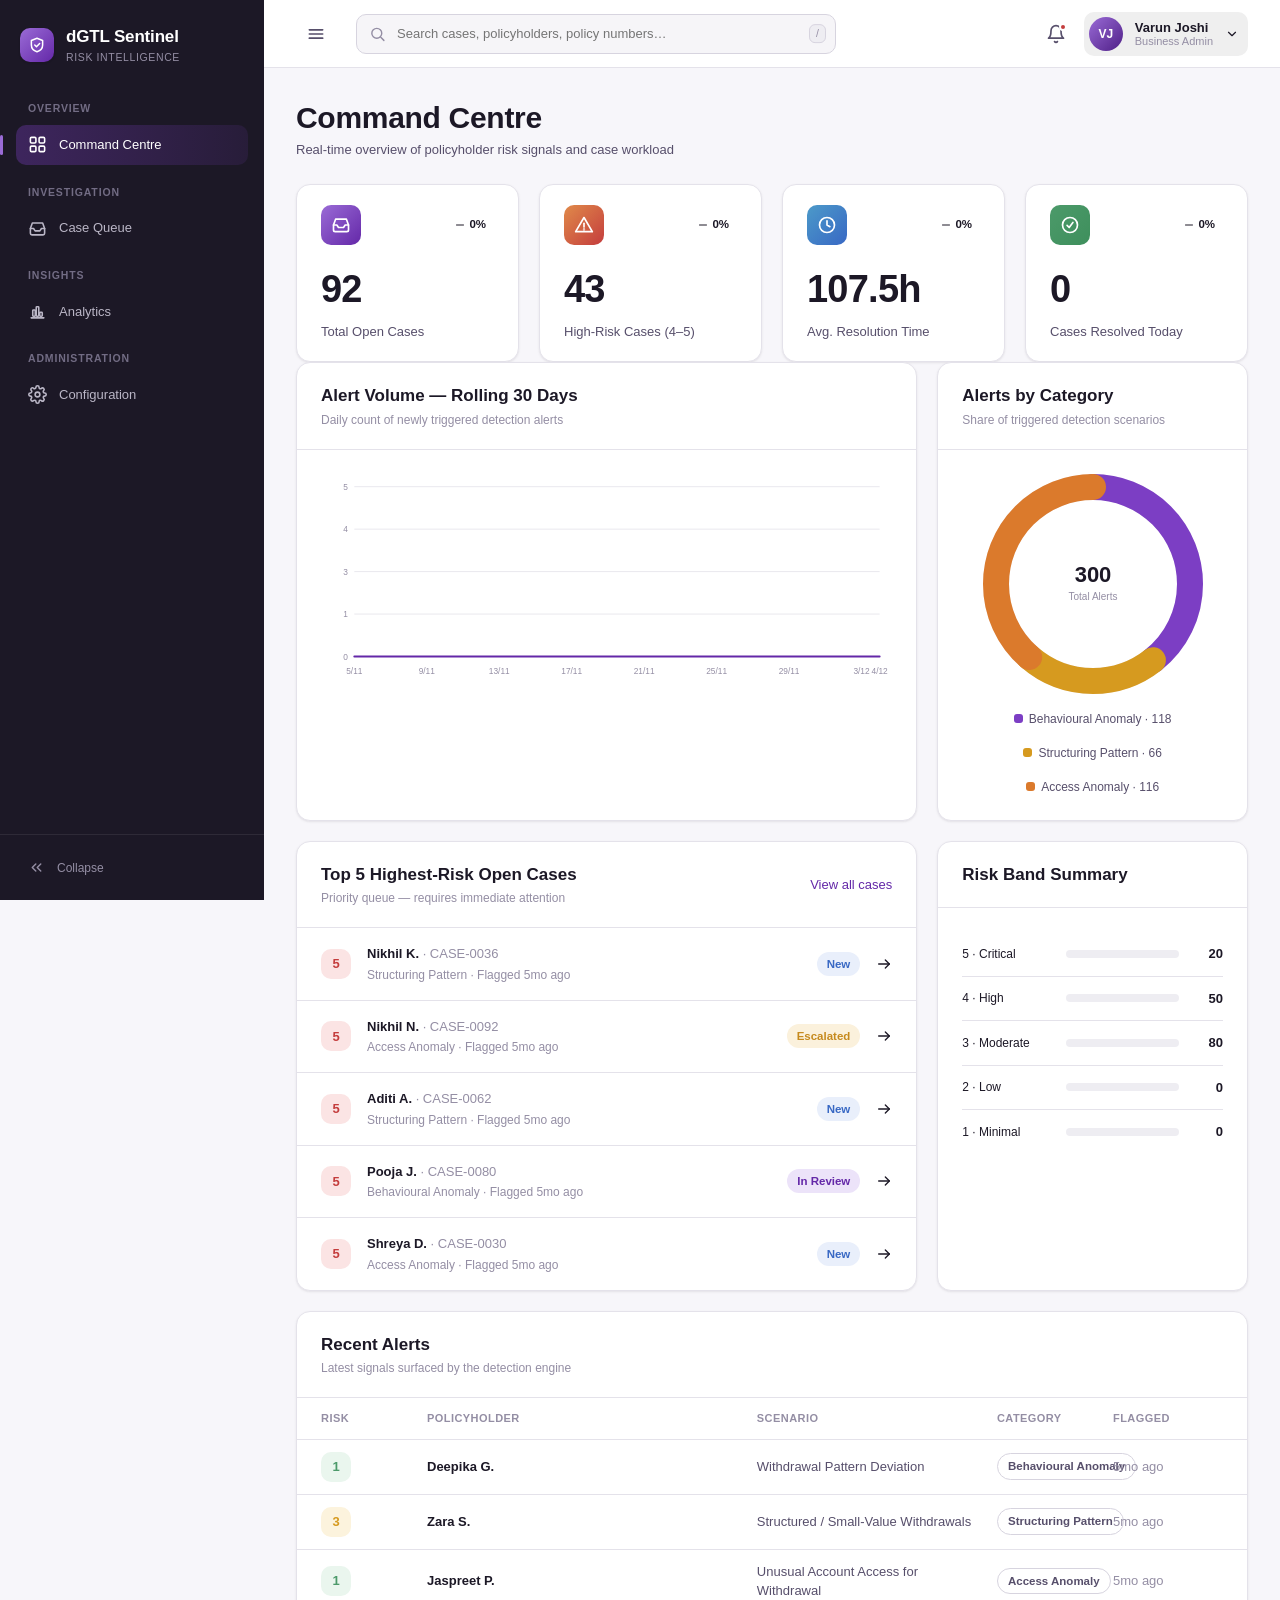
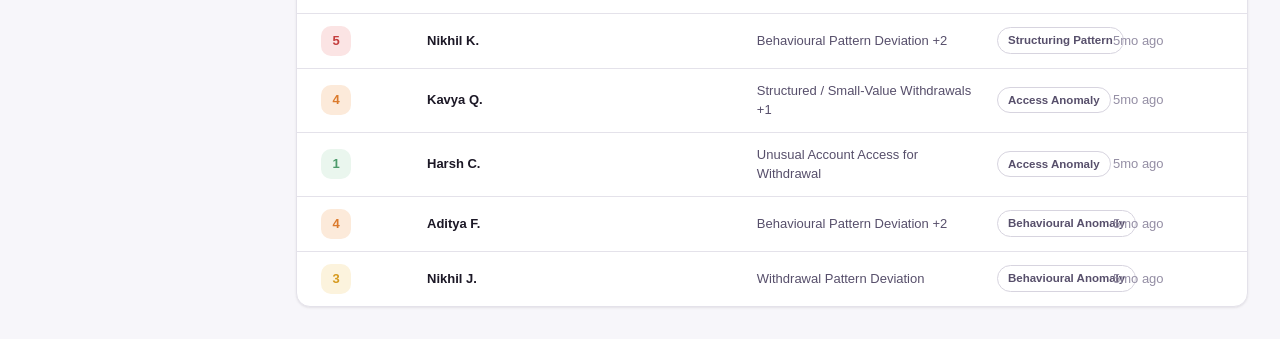
<file: index.html>
<!DOCTYPE html>
<html lang="en">
<head>
<meta charset="UTF-8" />
<meta http-equiv="refresh" content="0; url=dashboard.html" />
<title>dGTL Sentinel</title>
<link rel="icon" href="data:image/svg+xml,<svg xmlns=%22http://www.w3.org/2000/svg%22 viewBox=%220 0 24 24%22><rect width=24 height=24 rx=6 fill=%22%236428A8%22/></svg>" />
<script>window.location.replace("dashboard.html");</script>
</head>
<body></body>
</html>
</file>
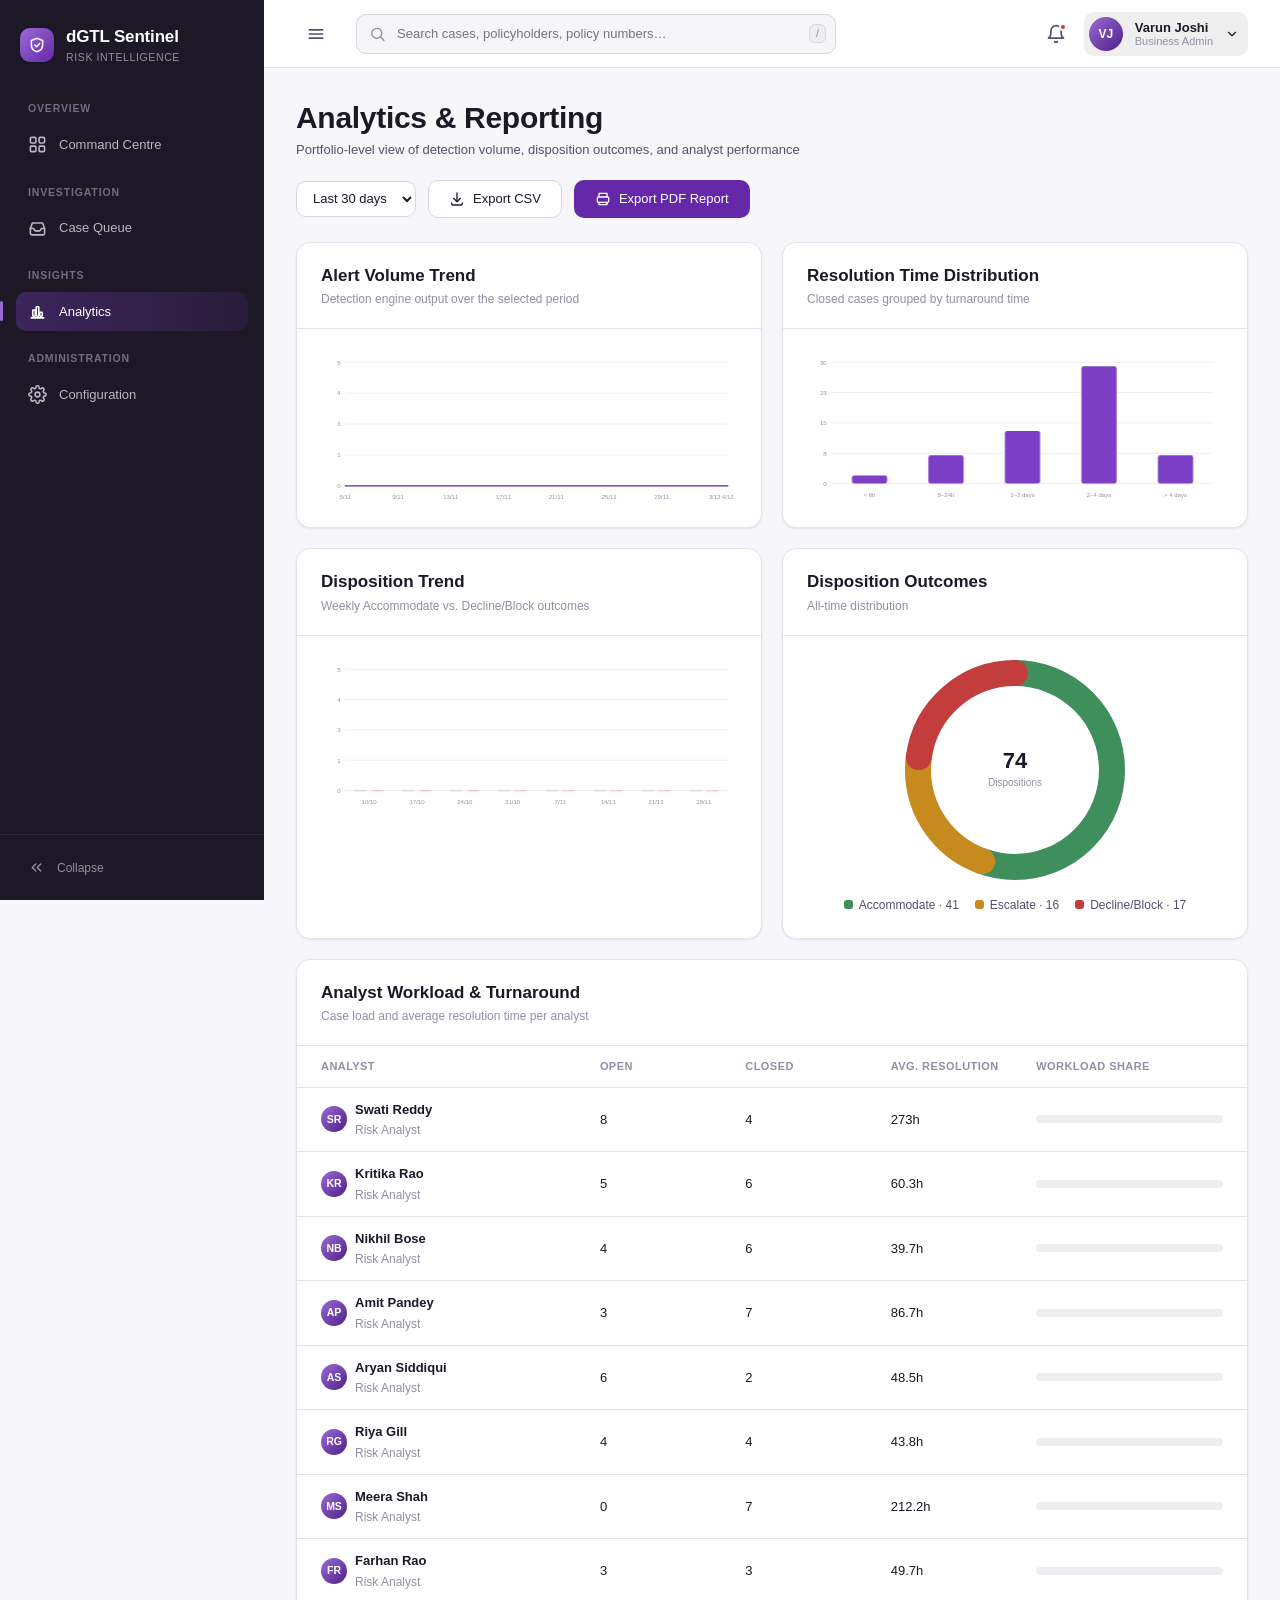
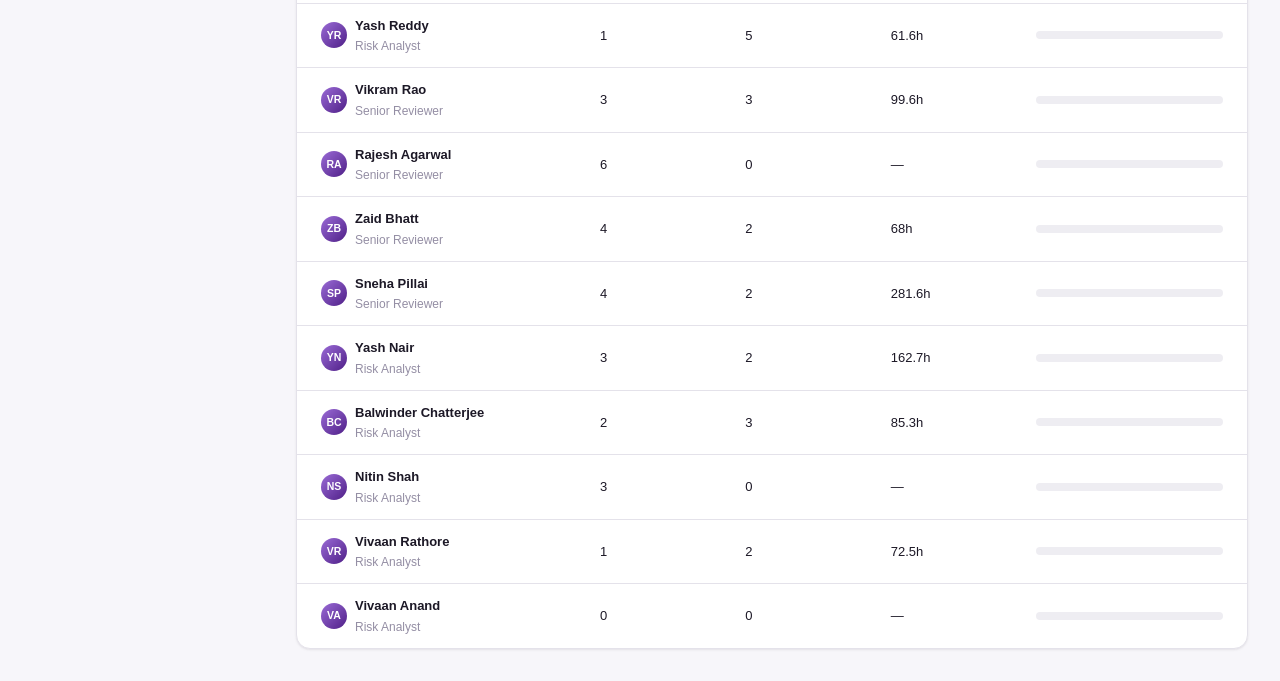
<file: analytics.html>
<!DOCTYPE html>
<html lang="en">
<head>
<meta charset="UTF-8" />
<meta name="viewport" content="width=device-width, initial-scale=1.0" />
<title>Analytics · dGTL Sentinel</title>
<link rel="icon" href="data:image/svg+xml,<svg xmlns=%22http://www.w3.org/2000/svg%22 viewBox=%220 0 24 24%22><rect width=24 height=24 rx=6 fill=%22%236428A8%22/></svg>" />
<link rel="stylesheet" href="css/tokens.css" />
<link rel="stylesheet" href="css/base.css" />
<link rel="stylesheet" href="css/layout.css" />
<link rel="stylesheet" href="css/components.css" />
<link rel="stylesheet" href="css/charts.css" />
<link rel="stylesheet" href="css/animations.css" />
<link rel="stylesheet" href="css/pages/analytics.css" />
</head>
<body data-page="analytics">
<a href="#page-root" class="skip-link">Skip to content</a>
<div id="app"></div>

<script src="js/utils/dom.js"></script>
<script src="js/utils/formatters.js"></script>
<script src="js/utils/riskScoring.js"></script>
<script src="js/utils/id.js"></script>
<script src="js/data/nameData.js"></script>
<script src="js/data/seed.js"></script>
<script src="js/state/store.js"></script>
<script src="js/services/dataService.js"></script>
<script src="js/services/notificationService.js"></script>
<script src="js/services/aiInsightService.js"></script>
<script src="js/services/exportService.js"></script>
<script src="js/components/icons.js"></script>
<script src="js/components/badge.js"></script>
<script src="js/components/table.js"></script>
<script src="js/components/skeleton.js"></script>
<script src="js/components/toast.js"></script>
<script src="js/components/modal.js"></script>
<script src="js/components/charts/lineChart.js"></script>
<script src="js/components/charts/barChart.js"></script>
<script src="js/components/charts/donutChart.js"></script>
<script src="js/components/shell.js"></script>
<script src="js/pages/analytics.js"></script>
<script>
  window.SentinelShell.mountApp("analytics", window.SentinelPages.analytics.render);
</script>
</body>
</html>
</file>
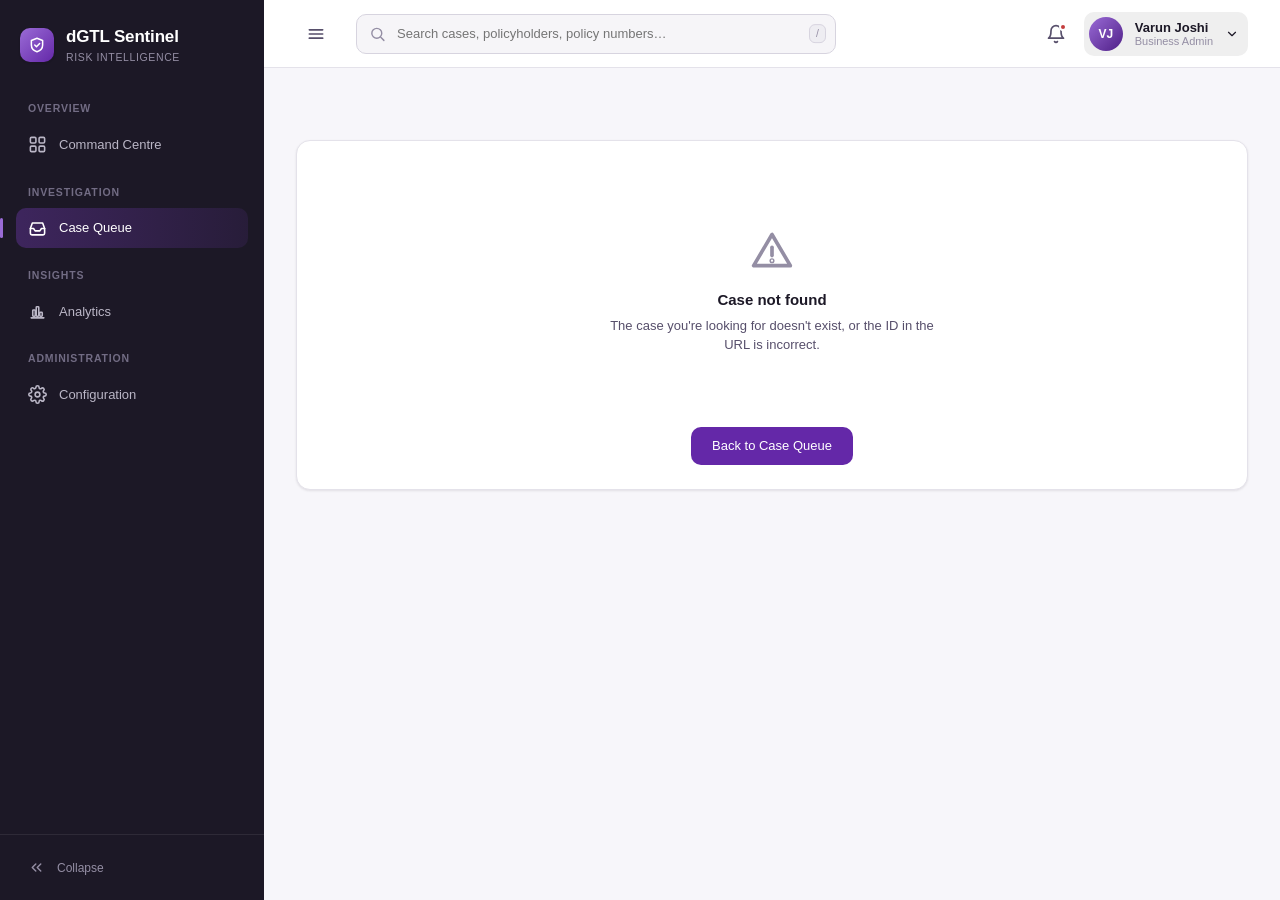
<file: case-detail.html>
<!DOCTYPE html>
<html lang="en">
<head>
<meta charset="UTF-8" />
<meta name="viewport" content="width=device-width, initial-scale=1.0" />
<title>Case Detail · dGTL Sentinel</title>
<link rel="icon" href="data:image/svg+xml,<svg xmlns=%22http://www.w3.org/2000/svg%22 viewBox=%220 0 24 24%22><rect width=24 height=24 rx=6 fill=%22%236428A8%22/></svg>" />
<link rel="stylesheet" href="css/tokens.css" />
<link rel="stylesheet" href="css/base.css" />
<link rel="stylesheet" href="css/layout.css" />
<link rel="stylesheet" href="css/components.css" />
<link rel="stylesheet" href="css/charts.css" />
<link rel="stylesheet" href="css/animations.css" />
<link rel="stylesheet" href="css/pages/case-detail.css" />
</head>
<body data-page="case-detail">
<a href="#page-root" class="skip-link">Skip to content</a>
<div id="app"></div>

<script src="js/utils/dom.js"></script>
<script src="js/utils/formatters.js"></script>
<script src="js/utils/riskScoring.js"></script>
<script src="js/utils/id.js"></script>
<script src="js/data/nameData.js"></script>
<script src="js/data/seed.js"></script>
<script src="js/state/store.js"></script>
<script src="js/services/dataService.js"></script>
<script src="js/services/notificationService.js"></script>
<script src="js/services/aiInsightService.js"></script>
<script src="js/services/exportService.js"></script>
<script src="js/components/icons.js"></script>
<script src="js/components/badge.js"></script>
<script src="js/components/table.js"></script>
<script src="js/components/skeleton.js"></script>
<script src="js/components/toast.js"></script>
<script src="js/components/modal.js"></script>
<script src="js/components/charts/lineChart.js"></script>
<script src="js/components/charts/barChart.js"></script>
<script src="js/components/charts/donutChart.js"></script>
<script src="js/components/shell.js"></script>
<script src="js/pages/caseDetail.js"></script>
<script>
  window.SentinelShell.mountApp("case-queue", window.SentinelPages.caseDetail.render);
</script>
</body>
</html>
</file>
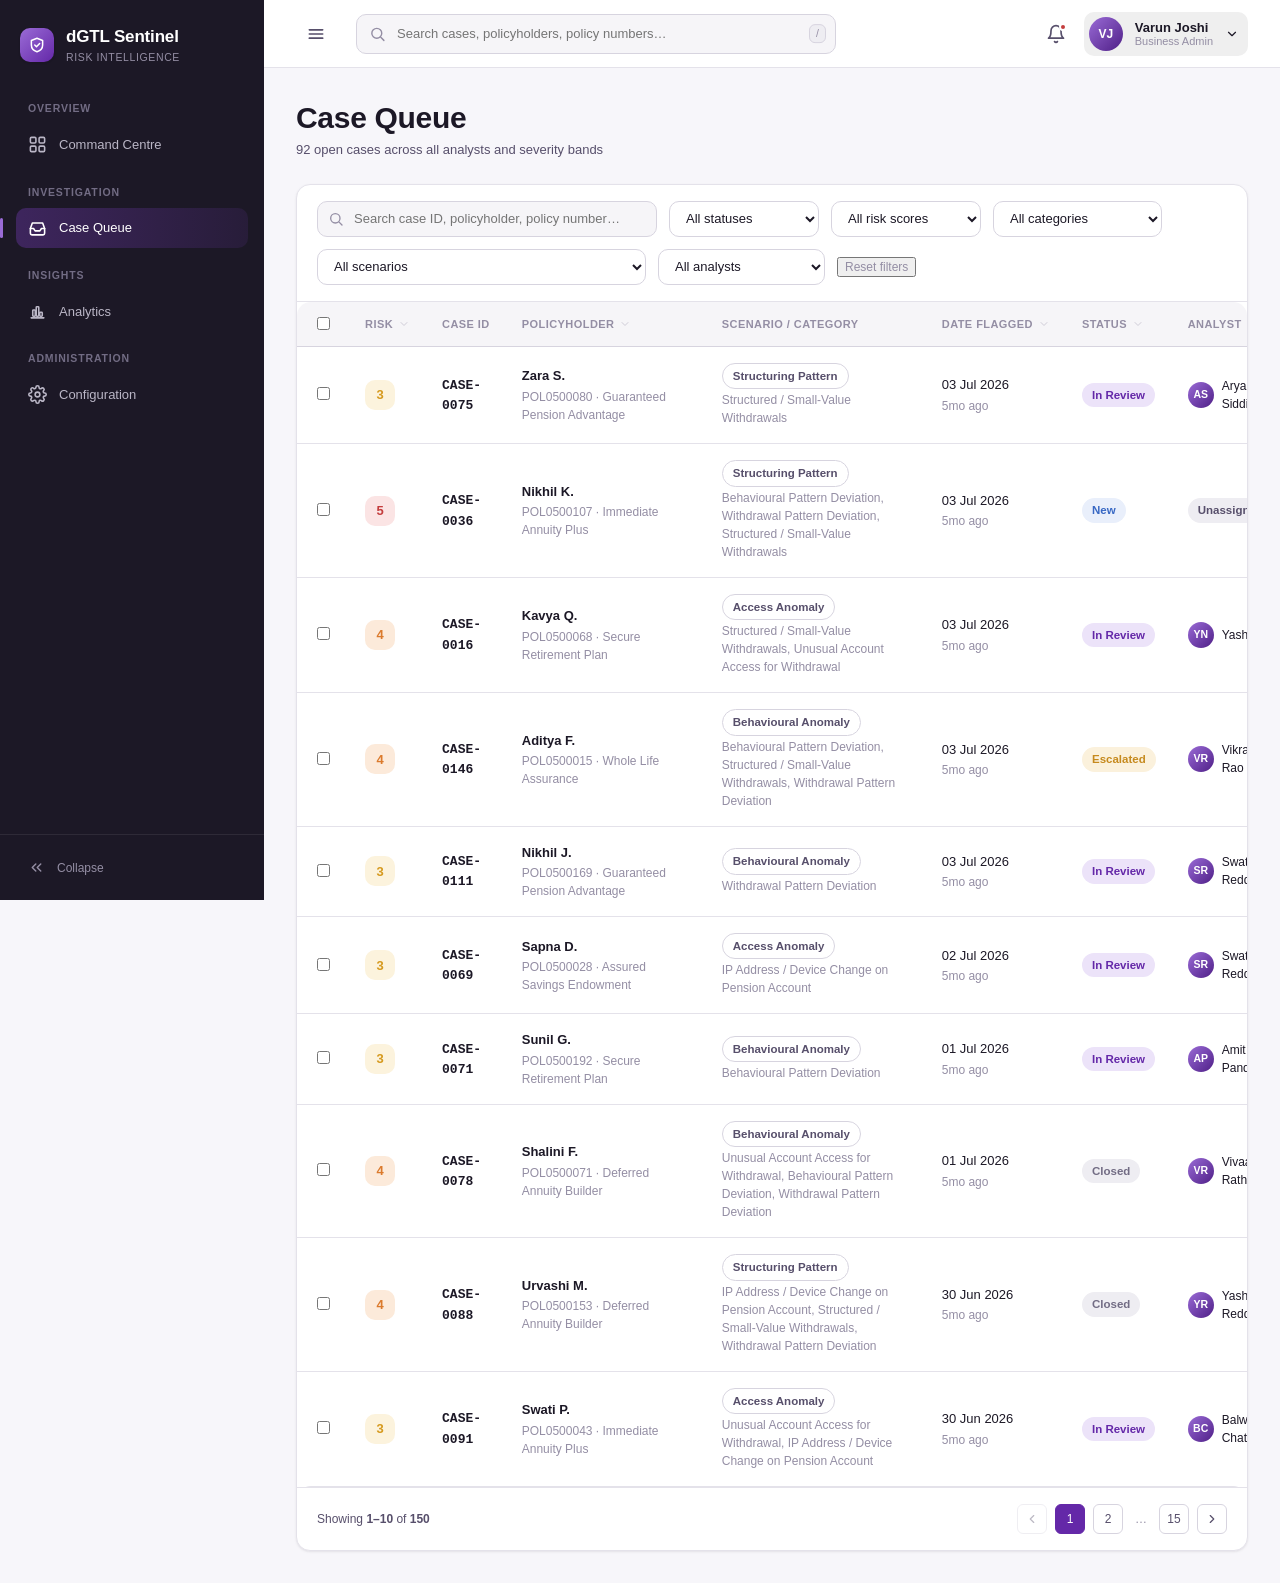
<file: case-queue.html>
<!DOCTYPE html>
<html lang="en">
<head>
<meta charset="UTF-8" />
<meta name="viewport" content="width=device-width, initial-scale=1.0" />
<title>Case Queue · dGTL Sentinel</title>
<link rel="icon" href="data:image/svg+xml,<svg xmlns=%22http://www.w3.org/2000/svg%22 viewBox=%220 0 24 24%22><rect width=24 height=24 rx=6 fill=%22%236428A8%22/></svg>" />
<link rel="stylesheet" href="css/tokens.css" />
<link rel="stylesheet" href="css/base.css" />
<link rel="stylesheet" href="css/layout.css" />
<link rel="stylesheet" href="css/components.css" />
<link rel="stylesheet" href="css/charts.css" />
<link rel="stylesheet" href="css/animations.css" />
<link rel="stylesheet" href="css/pages/case-queue.css" />
</head>
<body data-page="case-queue">
<a href="#page-root" class="skip-link">Skip to content</a>
<div id="app"></div>

<script src="js/utils/dom.js"></script>
<script src="js/utils/formatters.js"></script>
<script src="js/utils/riskScoring.js"></script>
<script src="js/utils/id.js"></script>
<script src="js/data/nameData.js"></script>
<script src="js/data/seed.js"></script>
<script src="js/state/store.js"></script>
<script src="js/services/dataService.js"></script>
<script src="js/services/notificationService.js"></script>
<script src="js/services/aiInsightService.js"></script>
<script src="js/services/exportService.js"></script>
<script src="js/components/icons.js"></script>
<script src="js/components/badge.js"></script>
<script src="js/components/table.js"></script>
<script src="js/components/skeleton.js"></script>
<script src="js/components/toast.js"></script>
<script src="js/components/modal.js"></script>
<script src="js/components/charts/lineChart.js"></script>
<script src="js/components/charts/barChart.js"></script>
<script src="js/components/charts/donutChart.js"></script>
<script src="js/components/shell.js"></script>
<script src="js/pages/caseQueue.js"></script>
<script>
  window.SentinelShell.mountApp("case-queue", window.SentinelPages.caseQueue.render);
</script>
</body>
</html>
</file>
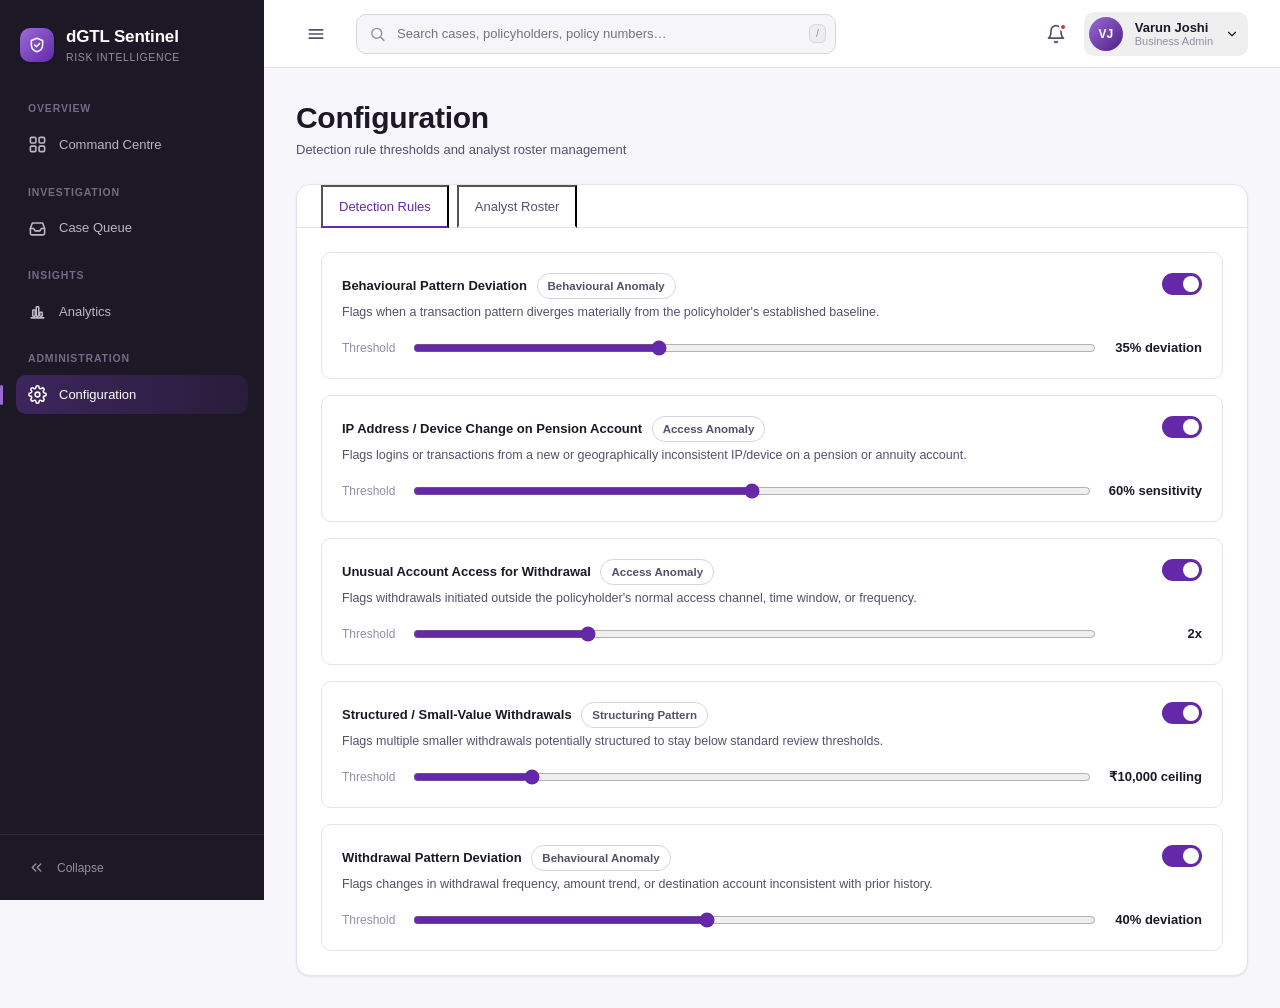
<file: configuration.html>
<!DOCTYPE html>
<html lang="en">
<head>
<meta charset="UTF-8" />
<meta name="viewport" content="width=device-width, initial-scale=1.0" />
<title>Configuration · dGTL Sentinel</title>
<link rel="icon" href="data:image/svg+xml,<svg xmlns=%22http://www.w3.org/2000/svg%22 viewBox=%220 0 24 24%22><rect width=24 height=24 rx=6 fill=%22%236428A8%22/></svg>" />
<link rel="stylesheet" href="css/tokens.css" />
<link rel="stylesheet" href="css/base.css" />
<link rel="stylesheet" href="css/layout.css" />
<link rel="stylesheet" href="css/components.css" />
<link rel="stylesheet" href="css/charts.css" />
<link rel="stylesheet" href="css/animations.css" />
<link rel="stylesheet" href="css/pages/configuration.css" />
</head>
<body data-page="configuration">
<a href="#page-root" class="skip-link">Skip to content</a>
<div id="app"></div>

<script src="js/utils/dom.js"></script>
<script src="js/utils/formatters.js"></script>
<script src="js/utils/riskScoring.js"></script>
<script src="js/utils/id.js"></script>
<script src="js/data/nameData.js"></script>
<script src="js/data/seed.js"></script>
<script src="js/state/store.js"></script>
<script src="js/services/dataService.js"></script>
<script src="js/services/notificationService.js"></script>
<script src="js/services/aiInsightService.js"></script>
<script src="js/services/exportService.js"></script>
<script src="js/components/icons.js"></script>
<script src="js/components/badge.js"></script>
<script src="js/components/table.js"></script>
<script src="js/components/skeleton.js"></script>
<script src="js/components/toast.js"></script>
<script src="js/components/modal.js"></script>
<script src="js/components/charts/lineChart.js"></script>
<script src="js/components/charts/barChart.js"></script>
<script src="js/components/charts/donutChart.js"></script>
<script src="js/components/shell.js"></script>
<script src="js/pages/configuration.js"></script>
<script>
  window.SentinelShell.mountApp("configuration", window.SentinelPages.configuration.render);
</script>
</body>
</html>
</file>
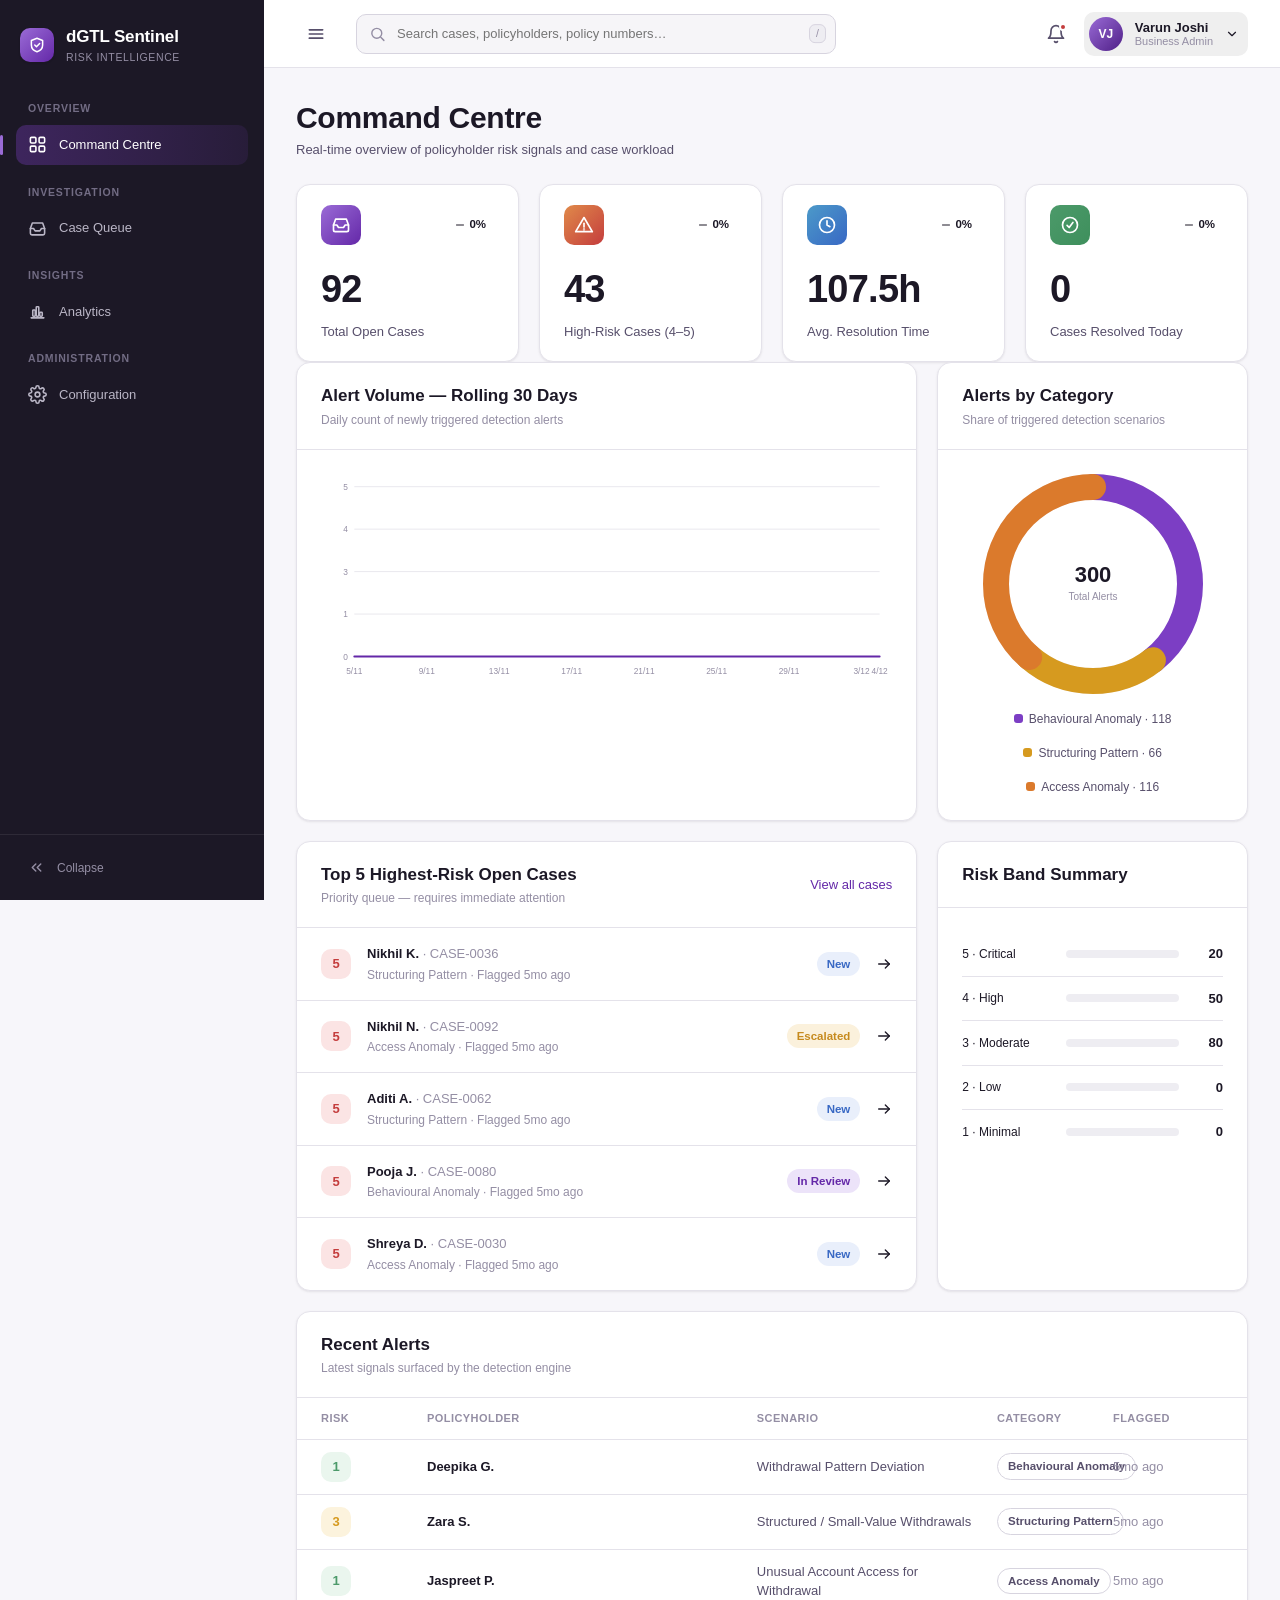
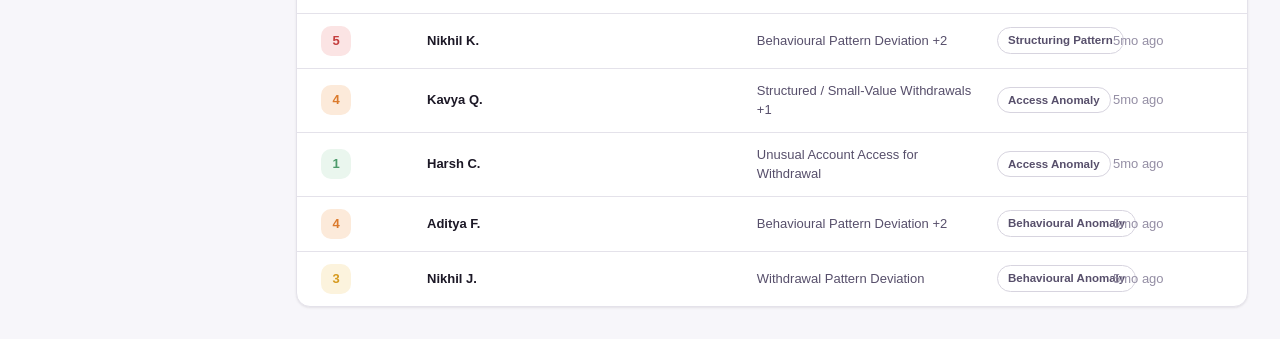
<file: dashboard.html>
<!DOCTYPE html>
<html lang="en">
<head>
<meta charset="UTF-8" />
<meta name="viewport" content="width=device-width, initial-scale=1.0" />
<title>Command Centre · dGTL Sentinel</title>
<link rel="icon" href="data:image/svg+xml,<svg xmlns=%22http://www.w3.org/2000/svg%22 viewBox=%220 0 24 24%22><rect width=24 height=24 rx=6 fill=%22%236428A8%22/></svg>" />
<link rel="stylesheet" href="css/tokens.css" />
<link rel="stylesheet" href="css/base.css" />
<link rel="stylesheet" href="css/layout.css" />
<link rel="stylesheet" href="css/components.css" />
<link rel="stylesheet" href="css/charts.css" />
<link rel="stylesheet" href="css/animations.css" />
<link rel="stylesheet" href="css/pages/dashboard.css" />
</head>
<body data-page="dashboard">
<a href="#page-root" class="skip-link">Skip to content</a>
<div id="app"></div>

<script src="js/utils/dom.js"></script>
<script src="js/utils/formatters.js"></script>
<script src="js/utils/riskScoring.js"></script>
<script src="js/utils/id.js"></script>
<script src="js/data/nameData.js"></script>
<script src="js/data/seed.js"></script>
<script src="js/state/store.js"></script>
<script src="js/services/dataService.js"></script>
<script src="js/services/notificationService.js"></script>
<script src="js/services/aiInsightService.js"></script>
<script src="js/services/exportService.js"></script>
<script src="js/components/icons.js"></script>
<script src="js/components/badge.js"></script>
<script src="js/components/table.js"></script>
<script src="js/components/skeleton.js"></script>
<script src="js/components/toast.js"></script>
<script src="js/components/modal.js"></script>
<script src="js/components/charts/lineChart.js"></script>
<script src="js/components/charts/barChart.js"></script>
<script src="js/components/charts/donutChart.js"></script>
<script src="js/components/shell.js"></script>
<script src="js/pages/dashboard.js"></script>
<script>
  window.SentinelShell.mountApp("dashboard", window.SentinelPages.dashboard.render);
</script>
</body>
</html>
</file>
<file: css/tokens.css>
/* ==========================================================================
   dGTL Sentinel — Design Tokens
   GT purple brand system + neutral slate scale + strict risk severity scale
   ========================================================================== */

:root {
  /* Brand — GT Purple */
  --purple-50:  #F6F2FC;
  --purple-100: #ECE3F9;
  --purple-200: #D6C2F0;
  --purple-300: #B896E3;
  --purple-400: #9A6BD6;
  --purple-500: #7C3EC4;
  --purple-600: #6428A8;
  --purple-700: #4F1F87;
  --purple-800: #3B1866;
  --purple-900: #281045;

  --brand: var(--purple-600);
  --brand-hover: var(--purple-700);
  --brand-soft: var(--purple-50);
  --brand-soft-strong: var(--purple-100);

  /* Neutrals — Slate / Charcoal */
  --slate-0:   #FFFFFF;
  --slate-25:  #FBFAFC;
  --slate-50:  #F6F5F8;
  --slate-100: #EEEDF2;
  --slate-150: #E4E2EA;
  --slate-200: #D7D4DF;
  --slate-300: #BAB6C6;
  --slate-400: #948EA4;
  --slate-500: #726C84;
  --slate-600: #574F6B;
  --slate-700: #423C54;
  --slate-800: #2E293C;
  --slate-900: #1C1826;

  /* Surface */
  --surface-page: #F7F6FA;
  --surface-card: var(--slate-0);
  --surface-sunken: var(--slate-50);
  --surface-overlay: rgba(28, 24, 38, 0.55);
  --border-subtle: var(--slate-150);
  --border-default: var(--slate-200);

  /* Text */
  --text-primary: var(--slate-900);
  --text-secondary: var(--slate-600);
  --text-tertiary: var(--slate-400);
  --text-inverse: #FFFFFF;
  --text-brand: var(--purple-600);

  /* Risk Severity Scale — strictly reserved for risk indicators (1–5) */
  --risk-1: #4C9A6A;   /* Minimal  */
  --risk-1-bg: #EAF6EE;
  --risk-2: #7FA83B;   /* Low      */
  --risk-2-bg: #F1F7E4;
  --risk-3: #D69A1F;   /* Moderate */
  --risk-3-bg: #FCF3DD;
  --risk-4: #DB7A2C;   /* High     */
  --risk-4-bg: #FCEADA;
  --risk-5: #C43D3D;   /* Critical */
  --risk-5-bg: #FBE4E4;

  /* Semantic */
  --success: #3E8F5C;
  --success-bg: #E9F6EE;
  --warning: #C68A1E;
  --warning-bg: #FBF1DC;
  --danger: #C43D3D;
  --danger-bg: #FBE4E4;
  --info: #3868C4;
  --info-bg: #E9EFFB;

  /* Typography */
  --font-sans: "Inter", -apple-system, BlinkMacSystemFont, "Segoe UI", Roboto, Helvetica, Arial, sans-serif;
  --font-mono: "SFMono-Regular", Consolas, "Liberation Mono", Menlo, monospace;

  --text-xs:   0.75rem;
  --text-sm:   0.8125rem;
  --text-base: 0.9375rem;
  --text-md:   1.0625rem;
  --text-lg:   1.25rem;
  --text-xl:   1.5rem;
  --text-2xl:  1.875rem;
  --text-3xl:  2.375rem;

  --weight-regular: 400;
  --weight-medium: 500;
  --weight-semibold: 600;
  --weight-bold: 700;

  --leading-tight: 1.2;
  --leading-normal: 1.5;
  --leading-relaxed: 1.7;

  /* Spacing */
  --space-1: 4px;
  --space-2: 8px;
  --space-3: 12px;
  --space-4: 16px;
  --space-5: 20px;
  --space-6: 24px;
  --space-7: 32px;
  --space-8: 40px;
  --space-9: 48px;
  --space-10: 64px;

  /* Radius */
  --radius-sm: 6px;
  --radius-md: 10px;
  --radius-lg: 14px;
  --radius-xl: 20px;
  --radius-full: 999px;

  /* Shadow — soft elevation only */
  --shadow-xs: 0 1px 2px rgba(28, 24, 38, 0.04);
  --shadow-sm: 0 1px 3px rgba(28, 24, 38, 0.06), 0 1px 2px rgba(28, 24, 38, 0.04);
  --shadow-md: 0 4px 12px rgba(28, 24, 38, 0.08), 0 1px 3px rgba(28, 24, 38, 0.05);
  --shadow-lg: 0 12px 32px rgba(28, 24, 38, 0.12), 0 2px 8px rgba(28, 24, 38, 0.06);
  --shadow-focus: 0 0 0 3px rgba(124, 62, 196, 0.25);

  /* Layout */
  --sidebar-width: 264px;
  --sidebar-width-collapsed: 76px;
  --topbar-height: 68px;
  --content-max-width: 1440px;

  /* Motion */
  --ease-standard: cubic-bezier(0.4, 0, 0.2, 1);
  --ease-out: cubic-bezier(0.16, 1, 0.3, 1);
  --duration-fast: 120ms;
  --duration-base: 200ms;
  --duration-slow: 340ms;
}
</file>
<file: css/base.css>
/* ==========================================================================
   dGTL Sentinel — Base / Reset
   ========================================================================== */

*, *::before, *::after { box-sizing: border-box; }

html, body {
  height: 100%;
}

body {
  margin: 0;
  font-family: var(--font-sans);
  font-size: var(--text-base);
  line-height: var(--leading-normal);
  color: var(--text-primary);
  background: var(--surface-page);
  -webkit-font-smoothing: antialiased;
  -moz-osx-font-smoothing: grayscale;
  text-rendering: optimizeLegibility;
}

h1, h2, h3, h4, h5, h6 {
  margin: 0;
  font-weight: var(--weight-semibold);
  line-height: var(--leading-tight);
  color: var(--text-primary);
  letter-spacing: -0.01em;
}

p { margin: 0; }

ul, ol { margin: 0; padding: 0; list-style: none; }

a {
  color: inherit;
  text-decoration: none;
}

button {
  font-family: inherit;
  cursor: pointer;
  color: inherit;
}

input, select, textarea, button {
  font-family: inherit;
  font-size: inherit;
}

img, svg { display: block; max-width: 100%; }

table { border-collapse: collapse; width: 100%; }

::selection {
  background: var(--purple-200);
  color: var(--purple-900);
}

::-webkit-scrollbar { width: 10px; height: 10px; }
::-webkit-scrollbar-track { background: transparent; }
::-webkit-scrollbar-thumb {
  background: var(--slate-300);
  border-radius: var(--radius-full);
  border: 2px solid var(--surface-page);
}
::-webkit-scrollbar-thumb:hover { background: var(--slate-400); }

:focus-visible {
  outline: 2px solid var(--purple-500);
  outline-offset: 2px;
  border-radius: var(--radius-sm);
}

/* Screen-reader only */
.sr-only {
  position: absolute;
  width: 1px; height: 1px;
  padding: 0; margin: -1px;
  overflow: hidden;
  clip: rect(0, 0, 0, 0);
  white-space: nowrap;
  border: 0;
}

/* Skip link */
.skip-link {
  position: absolute;
  left: -9999px;
  top: 0;
  z-index: 1000;
  background: var(--purple-700);
  color: #fff;
  padding: var(--space-3) var(--space-5);
  border-radius: var(--radius-sm);
}
.skip-link:focus {
  left: var(--space-4);
  top: var(--space-4);
}

/* Utility */
.text-secondary { color: var(--text-secondary); }
.text-tertiary { color: var(--text-tertiary); }
.mono { font-family: var(--font-mono); }
.truncate { overflow: hidden; text-overflow: ellipsis; white-space: nowrap; }
</file>
<file: css/layout.css>
/* ==========================================================================
   dGTL Sentinel — App Shell Layout
   ========================================================================== */

.app-shell {
  display: grid;
  grid-template-columns: var(--sidebar-width) 1fr;
  min-height: 100vh;
  transition: grid-template-columns var(--duration-base) var(--ease-standard);
}

.app-shell.is-collapsed {
  grid-template-columns: var(--sidebar-width-collapsed) 1fr;
}

/* ---------- Sidebar ---------- */
.sidebar {
  position: sticky;
  top: 0;
  height: 100vh;
  background: var(--slate-900);
  color: var(--slate-200);
  display: flex;
  flex-direction: column;
  overflow: hidden;
  z-index: 40;
}

.sidebar__brand {
  display: flex;
  align-items: center;
  gap: var(--space-3);
  padding: var(--space-6) var(--space-5);
  min-height: var(--topbar-height);
  white-space: nowrap;
}

.sidebar__brand-mark {
  width: 34px;
  height: 34px;
  flex-shrink: 0;
  border-radius: var(--radius-md);
  background: linear-gradient(135deg, var(--purple-400), var(--purple-600));
  color: #fff;
  display: flex;
  align-items: center;
  justify-content: center;
  box-shadow: var(--shadow-sm);
}

.sidebar__brand-text {
  display: flex;
  flex-direction: column;
  overflow: hidden;
}

.sidebar__brand-name {
  font-weight: var(--weight-bold);
  font-size: var(--text-md);
  color: #fff;
  letter-spacing: -0.01em;
  white-space: nowrap;
}

.sidebar__brand-tag {
  font-size: 10.5px;
  color: var(--slate-400);
  text-transform: uppercase;
  letter-spacing: 0.06em;
  white-space: nowrap;
}

.app-shell.is-collapsed .sidebar__brand-text,
.app-shell.is-collapsed .nav-item__label,
.app-shell.is-collapsed .nav-section__label,
.app-shell.is-collapsed .sidebar__footer-text {
  display: none;
}

.sidebar__nav {
  flex: 1;
  overflow-y: auto;
  padding: var(--space-3) var(--space-4);
}

.nav-section { margin-bottom: var(--space-5); }

.nav-section__label {
  font-size: 10.5px;
  font-weight: var(--weight-semibold);
  color: var(--slate-500);
  text-transform: uppercase;
  letter-spacing: 0.08em;
  padding: 0 var(--space-3);
  margin-bottom: var(--space-2);
}

.nav-item {
  display: flex;
  align-items: center;
  gap: var(--space-3);
  padding: 10px var(--space-3);
  border-radius: var(--radius-md);
  color: var(--slate-300);
  font-size: var(--text-sm);
  font-weight: var(--weight-medium);
  margin-bottom: 2px;
  transition: background var(--duration-fast) var(--ease-standard), color var(--duration-fast);
  position: relative;
  white-space: nowrap;
}

.nav-item svg { flex-shrink: 0; width: 19px; height: 19px; }

.nav-item:hover {
  background: rgba(255, 255, 255, 0.06);
  color: #fff;
}

.nav-item.is-active {
  background: linear-gradient(90deg, rgba(124, 62, 196, 0.35), rgba(124, 62, 196, 0.12));
  color: #fff;
}

.nav-item.is-active::before {
  content: "";
  position: absolute;
  left: -16px;
  top: 50%;
  transform: translateY(-50%);
  width: 3px;
  height: 20px;
  background: var(--purple-400);
  border-radius: var(--radius-full);
}

.nav-item__badge {
  margin-left: auto;
  background: var(--purple-500);
  color: #fff;
  font-size: 10.5px;
  font-weight: var(--weight-semibold);
  padding: 1px 7px;
  border-radius: var(--radius-full);
}

.sidebar__footer {
  padding: var(--space-4);
  border-top: 1px solid rgba(255, 255, 255, 0.08);
}

.sidebar__collapse-btn {
  display: flex;
  align-items: center;
  gap: var(--space-3);
  width: 100%;
  padding: var(--space-2) var(--space-3);
  border-radius: var(--radius-md);
  background: transparent;
  border: none;
  color: var(--slate-400);
  font-size: var(--text-xs);
  font-weight: var(--weight-medium);
}

.sidebar__collapse-btn:hover { background: rgba(255, 255, 255, 0.06); color: #fff; }
.sidebar__collapse-btn svg { transition: transform var(--duration-base) var(--ease-standard); }
.app-shell.is-collapsed .sidebar__collapse-btn svg { transform: rotate(180deg); }

/* ---------- Topbar ---------- */
.topbar {
  position: sticky;
  top: 0;
  z-index: 30;
  height: var(--topbar-height);
  background: rgba(255, 255, 255, 0.92);
  backdrop-filter: blur(10px);
  border-bottom: 1px solid var(--border-subtle);
  display: flex;
  align-items: center;
  gap: var(--space-5);
  padding: 0 var(--space-7);
}

.topbar__mobile-toggle {
  display: none;
}

.topbar__search {
  flex: 1;
  max-width: 480px;
  position: relative;
}

.topbar__search input {
  width: 100%;
  height: 40px;
  border-radius: var(--radius-md);
  border: 1px solid var(--border-default);
  background: var(--surface-sunken);
  padding: 0 var(--space-4) 0 40px;
  font-size: var(--text-sm);
  color: var(--text-primary);
  transition: border-color var(--duration-fast), box-shadow var(--duration-fast);
}

.topbar__search input:focus {
  outline: none;
  border-color: var(--purple-400);
  box-shadow: var(--shadow-focus);
  background: var(--surface-card);
}

.topbar__search svg {
  position: absolute;
  left: 13px;
  top: 50%;
  transform: translateY(-50%);
  color: var(--text-tertiary);
  width: 17px; height: 17px;
}

.topbar__search-kbd {
  position: absolute;
  right: 10px;
  top: 50%;
  transform: translateY(-50%);
  font-size: 10.5px;
  color: var(--text-tertiary);
  background: var(--slate-100);
  border: 1px solid var(--border-default);
  padding: 1px 6px;
  border-radius: var(--radius-sm);
}

.topbar__actions {
  display: flex;
  align-items: center;
  gap: var(--space-2);
  margin-left: auto;
}

.icon-btn {
  position: relative;
  width: 40px;
  height: 40px;
  display: flex;
  align-items: center;
  justify-content: center;
  border-radius: var(--radius-md);
  border: 1px solid transparent;
  background: transparent;
  color: var(--text-secondary);
}

.icon-btn:hover { background: var(--surface-sunken); color: var(--text-primary); }
.icon-btn svg { width: 20px; height: 20px; }

.icon-btn__dot {
  position: absolute;
  top: 8px;
  right: 8px;
  width: 8px;
  height: 8px;
  border-radius: 50%;
  background: var(--danger);
  border: 2px solid #fff;
}

.topbar__profile {
  display: flex;
  align-items: center;
  gap: var(--space-3);
  padding: var(--space-1) var(--space-2) var(--space-1) var(--space-1);
  border-radius: var(--radius-md);
  border: 1px solid transparent;
}

.topbar__profile:hover { background: var(--surface-sunken); }

.avatar {
  width: 34px;
  height: 34px;
  border-radius: 50%;
  display: flex;
  align-items: center;
  justify-content: center;
  font-size: var(--text-xs);
  font-weight: var(--weight-semibold);
  color: #fff;
  background: linear-gradient(135deg, var(--purple-400), var(--purple-700));
  flex-shrink: 0;
}

.topbar__profile-meta { display: flex; flex-direction: column; text-align: left; }
.topbar__profile-name { font-size: var(--text-sm); font-weight: var(--weight-semibold); }
.topbar__profile-role { font-size: 11px; color: var(--text-tertiary); }

/* ---------- Content ---------- */
.app-main {
  display: flex;
  flex-direction: column;
  min-width: 0;
}

.page-content {
  padding: var(--space-7);
  max-width: var(--content-max-width);
  width: 100%;
  margin: 0 auto;
}

.page-header {
  display: flex;
  align-items: flex-start;
  justify-content: space-between;
  gap: var(--space-5);
  margin-bottom: var(--space-6);
  flex-wrap: wrap;
}

.page-header__title {
  font-size: var(--text-2xl);
  margin-bottom: 4px;
}

.page-header__subtitle {
  color: var(--text-secondary);
  font-size: var(--text-sm);
}

.page-header__actions {
  display: flex;
  gap: var(--space-3);
  align-items: center;
  flex-wrap: wrap;
}

/* ---------- Dropdown panel ---------- */
.dropdown-panel {
  position: absolute;
  top: calc(100% + 10px);
  right: 0;
  min-width: 340px;
  background: var(--surface-card);
  border: 1px solid var(--border-subtle);
  border-radius: var(--radius-lg);
  box-shadow: var(--shadow-lg);
  z-index: 60;
  overflow: hidden;
}

.dropdown-panel__header {
  padding: var(--space-4) var(--space-5);
  border-bottom: 1px solid var(--border-subtle);
  display: flex;
  align-items: center;
  justify-content: space-between;
}

.dropdown-panel__title { font-size: var(--text-sm); font-weight: var(--weight-semibold); }
.dropdown-panel__link { font-size: var(--text-xs); color: var(--brand); font-weight: var(--weight-medium); }
.dropdown-panel__body { max-height: 380px; overflow-y: auto; }
.dropdown-panel__footer {
  padding: var(--space-3) var(--space-5);
  border-top: 1px solid var(--border-subtle);
  text-align: center;
}

.relative { position: relative; }

/* ---------- Responsive ---------- */
@media (max-width: 1024px) {
  .app-shell { grid-template-columns: 1fr; }
  .sidebar {
    position: fixed;
    left: 0; top: 0;
    transform: translateX(-100%);
    transition: transform var(--duration-base) var(--ease-standard);
    box-shadow: var(--shadow-lg);
  }
  .app-shell.is-mobile-open .sidebar { transform: translateX(0); }
  .topbar__mobile-toggle { display: flex; }
  .topbar__search { display: none; }
  .app-shell.is-collapsed { grid-template-columns: 1fr; }
}

@media (max-width: 640px) {
  .page-content { padding: var(--space-4); }
  .topbar { padding: 0 var(--space-4); gap: var(--space-3); }
}
</file>
<file: css/components.css>
/* ==========================================================================
   dGTL Sentinel — Component Library
   ========================================================================== */

/* ---------- Card ---------- */
.card {
  background: var(--surface-card);
  border: 1px solid var(--border-subtle);
  border-radius: var(--radius-lg);
  box-shadow: var(--shadow-sm);
}

.card__header {
  display: flex;
  align-items: center;
  justify-content: space-between;
  padding: var(--space-5) var(--space-6);
  border-bottom: 1px solid var(--border-subtle);
  gap: var(--space-4);
}

.card__title { font-size: var(--text-md); font-weight: var(--weight-semibold); }
.card__subtitle { font-size: var(--text-xs); color: var(--text-tertiary); margin-top: 2px; }
.card__body { padding: var(--space-6); }
.card__body--tight { padding: var(--space-4); }
.card__footer {
  padding: var(--space-4) var(--space-6);
  border-top: 1px solid var(--border-subtle);
}

/* ---------- Grid helpers ---------- */
.grid { display: grid; gap: var(--space-5); }
.grid-cols-2 { grid-template-columns: repeat(2, 1fr); }
.grid-cols-3 { grid-template-columns: repeat(3, 1fr); }
.grid-cols-4 { grid-template-columns: repeat(4, 1fr); }
.flex { display: flex; }
.flex-col { flex-direction: column; }
.items-center { align-items: center; }
.justify-between { justify-content: space-between; }
.gap-2 { gap: var(--space-2); }
.gap-3 { gap: var(--space-3); }
.gap-4 { gap: var(--space-4); }

@media (max-width: 1200px) {
  .grid-cols-4 { grid-template-columns: repeat(2, 1fr); }
  .grid-cols-3 { grid-template-columns: repeat(2, 1fr); }
}
@media (max-width: 720px) {
  .grid-cols-4, .grid-cols-3, .grid-cols-2 { grid-template-columns: 1fr; }
}

/* ---------- KPI Card ---------- */
.kpi-card {
  background: var(--surface-card);
  border: 1px solid var(--border-subtle);
  border-radius: var(--radius-lg);
  padding: var(--space-5) var(--space-6);
  box-shadow: var(--shadow-sm);
  transition: transform var(--duration-base) var(--ease-out), box-shadow var(--duration-base);
  cursor: default;
}

.kpi-card:hover {
  transform: translateY(-2px);
  box-shadow: var(--shadow-md);
}

.kpi-card__top {
  display: flex;
  align-items: center;
  justify-content: space-between;
  margin-bottom: var(--space-4);
}

.kpi-card__icon {
  width: 40px;
  height: 40px;
  border-radius: var(--radius-md);
  display: flex;
  align-items: center;
  justify-content: center;
}

.kpi-card__icon svg { width: 20px; height: 20px; }

.kpi-card__trend {
  display: flex;
  align-items: center;
  gap: 3px;
  font-size: 11.5px;
  font-weight: var(--weight-semibold);
  padding: 3px 8px;
  border-radius: var(--radius-full);
}

.kpi-card__trend.is-up { color: var(--success); background: var(--success-bg); }
.kpi-card__trend.is-down { color: var(--danger); background: var(--danger-bg); }
.kpi-card__trend svg { width: 12px; height: 12px; }

.kpi-card__value {
  font-size: var(--text-3xl);
  font-weight: var(--weight-bold);
  letter-spacing: -0.02em;
  margin-bottom: 4px;
  font-variant-numeric: tabular-nums;
}

.kpi-card__label { font-size: var(--text-sm); color: var(--text-secondary); }

/* ---------- Buttons ---------- */
.btn {
  display: inline-flex;
  align-items: center;
  justify-content: center;
  gap: var(--space-2);
  height: 38px;
  padding: 0 var(--space-5);
  border-radius: var(--radius-md);
  font-size: var(--text-sm);
  font-weight: var(--weight-medium);
  border: 1px solid transparent;
  transition: background var(--duration-fast), border-color var(--duration-fast), color var(--duration-fast), transform var(--duration-fast);
  white-space: nowrap;
}
.btn:active { transform: scale(0.98); }
.btn svg { width: 16px; height: 16px; }

.btn--primary { background: var(--brand); color: #fff; }
.btn--primary:hover { background: var(--brand-hover); }

.btn--secondary { background: var(--surface-card); color: var(--text-primary); border-color: var(--border-default); }
.btn--secondary:hover { background: var(--surface-sunken); }

.btn--ghost { background: transparent; color: var(--text-secondary); }
.btn--ghost:hover { background: var(--surface-sunken); color: var(--text-primary); }

.btn--danger { background: var(--danger-bg); color: var(--danger); }
.btn--danger:hover { background: #f6d3d3; }

.btn--success { background: var(--success-bg); color: var(--success); }
.btn--success:hover { background: #d7f0e0; }

.btn--sm { height: 32px; padding: 0 var(--space-4); font-size: var(--text-xs); }
.btn--lg { height: 44px; padding: 0 var(--space-6); font-size: var(--text-base); }
.btn--icon { width: 38px; padding: 0; }
.btn--block { width: 100%; }
.btn:disabled { opacity: 0.5; cursor: not-allowed; }

/* ---------- Badges ---------- */
.badge {
  display: inline-flex;
  align-items: center;
  gap: 5px;
  padding: 3px 10px;
  border-radius: var(--radius-full);
  font-size: 11.5px;
  font-weight: var(--weight-semibold);
  white-space: nowrap;
  line-height: 1.6;
}

.badge__dot { width: 6px; height: 6px; border-radius: 50%; flex-shrink: 0; }

.badge--risk-1 { color: var(--risk-1); background: var(--risk-1-bg); }
.badge--risk-1 .badge__dot { background: var(--risk-1); }
.badge--risk-2 { color: var(--risk-2); background: var(--risk-2-bg); }
.badge--risk-2 .badge__dot { background: var(--risk-2); }
.badge--risk-3 { color: var(--risk-3); background: var(--risk-3-bg); }
.badge--risk-3 .badge__dot { background: var(--risk-3); }
.badge--risk-4 { color: var(--risk-4); background: var(--risk-4-bg); }
.badge--risk-4 .badge__dot { background: var(--risk-4); }
.badge--risk-5 { color: var(--risk-5); background: var(--risk-5-bg); }
.badge--risk-5 .badge__dot { background: var(--risk-5); }

.badge--status-new { color: var(--info); background: var(--info-bg); }
.badge--status-in-review { color: var(--purple-600); background: var(--brand-soft-strong); }
.badge--status-escalated { color: var(--warning); background: var(--warning-bg); }
.badge--status-closed { color: var(--slate-500); background: var(--slate-100); }

.badge--neutral { color: var(--text-secondary); background: var(--slate-100); }
.badge--outline { background: transparent; border: 1px solid var(--border-default); color: var(--text-secondary); }

/* ---------- Risk Score Pill (numeric) ---------- */
.risk-pill {
  display: inline-flex;
  align-items: center;
  justify-content: center;
  width: 30px;
  height: 30px;
  border-radius: var(--radius-md);
  font-weight: var(--weight-bold);
  font-size: var(--text-sm);
  flex-shrink: 0;
}
.risk-pill--1 { color: var(--risk-1); background: var(--risk-1-bg); }
.risk-pill--2 { color: var(--risk-2); background: var(--risk-2-bg); }
.risk-pill--3 { color: var(--risk-3); background: var(--risk-3-bg); }
.risk-pill--4 { color: var(--risk-4); background: var(--risk-4-bg); }
.risk-pill--5 { color: var(--risk-5); background: var(--risk-5-bg); }

/* ---------- Table ---------- */
.table-wrap {
  overflow-x: auto;
  border-radius: var(--radius-lg);
}

.data-table { font-size: var(--text-sm); min-width: 720px; }

.data-table thead th {
  position: sticky;
  top: 0;
  background: var(--surface-sunken);
  z-index: 5;
  text-align: left;
  padding: var(--space-3) var(--space-4);
  font-size: 11px;
  font-weight: var(--weight-semibold);
  color: var(--text-tertiary);
  text-transform: uppercase;
  letter-spacing: 0.04em;
  border-bottom: 1px solid var(--border-default);
  white-space: nowrap;
}

.data-table th.is-sortable { cursor: pointer; user-select: none; }
.data-table th.is-sortable:hover { color: var(--text-primary); }
.data-table th .th-inner { display: flex; align-items: center; gap: 5px; }
.data-table th .sort-icon { width: 12px; height: 12px; opacity: 0.4; }
.data-table th.is-sorted .sort-icon { opacity: 1; color: var(--brand); }

.data-table tbody tr {
  border-bottom: 1px solid var(--border-subtle);
  transition: background var(--duration-fast);
}
.data-table tbody tr:hover { background: var(--surface-sunken); }
.data-table tbody tr.is-clickable { cursor: pointer; }
.data-table td { padding: var(--space-4); vertical-align: middle; }
.data-table td.is-checkbox, .data-table th.is-checkbox { width: 40px; }

.cell-primary { font-weight: var(--weight-semibold); color: var(--text-primary); }
.cell-secondary { color: var(--text-tertiary); font-size: var(--text-xs); }
.cell-stack { display: flex; flex-direction: column; gap: 2px; }

.table-toolbar {
  display: flex;
  align-items: center;
  gap: var(--space-3);
  padding: var(--space-4) var(--space-5);
  border-bottom: 1px solid var(--border-subtle);
  flex-wrap: wrap;
}

.table-toolbar__search { position: relative; flex: 1; min-width: 220px; max-width: 340px; }
.table-toolbar__search input {
  width: 100%;
  height: 36px;
  border-radius: var(--radius-md);
  border: 1px solid var(--border-default);
  padding: 0 var(--space-3) 0 36px;
  font-size: var(--text-sm);
  background: var(--surface-sunken);
}
.table-toolbar__search svg { position: absolute; left: 11px; top: 50%; transform: translateY(-50%); width: 16px; height: 16px; color: var(--text-tertiary); }

.select-input, .filter-select {
  height: 36px;
  border-radius: var(--radius-md);
  border: 1px solid var(--border-default);
  background: var(--surface-card);
  padding: 0 var(--space-3);
  font-size: var(--text-sm);
  color: var(--text-primary);
}
.select-input:focus, .filter-select:focus { outline: none; border-color: var(--purple-400); box-shadow: var(--shadow-focus); }

.table-pagination {
  display: flex;
  align-items: center;
  justify-content: space-between;
  padding: var(--space-4) var(--space-5);
  border-top: 1px solid var(--border-subtle);
  font-size: var(--text-xs);
  color: var(--text-secondary);
  flex-wrap: wrap;
  gap: var(--space-3);
}

.pagination-controls { display: flex; align-items: center; gap: var(--space-2); }
.pagination-btn {
  width: 30px; height: 30px;
  display: flex; align-items: center; justify-content: center;
  border-radius: var(--radius-sm);
  border: 1px solid var(--border-default);
  background: var(--surface-card);
  font-size: var(--text-xs);
}
.pagination-btn:hover:not(:disabled) { background: var(--surface-sunken); }
.pagination-btn.is-active { background: var(--brand); color: #fff; border-color: var(--brand); }
.pagination-btn:disabled { opacity: 0.4; cursor: not-allowed; }

.bulk-bar {
  display: flex;
  align-items: center;
  gap: var(--space-4);
  padding: var(--space-3) var(--space-5);
  background: var(--brand-soft);
  border-bottom: 1px solid var(--brand-soft-strong);
  font-size: var(--text-sm);
  font-weight: var(--weight-medium);
  color: var(--purple-700);
}

/* ---------- Empty / Loading states ---------- */
.empty-state {
  display: flex;
  flex-direction: column;
  align-items: center;
  justify-content: center;
  text-align: center;
  padding: var(--space-10) var(--space-6);
  color: var(--text-secondary);
}
.empty-state svg { width: 44px; height: 44px; color: var(--text-tertiary); margin-bottom: var(--space-4); }
.empty-state__title { font-weight: var(--weight-semibold); color: var(--text-primary); margin-bottom: 4px; }
.empty-state__desc { font-size: var(--text-sm); max-width: 340px; }

/* ---------- Skeleton ---------- */
.skeleton {
  position: relative;
  overflow: hidden;
  background: var(--slate-100);
  border-radius: var(--radius-sm);
}
.skeleton::after {
  content: "";
  position: absolute;
  inset: 0;
  background: linear-gradient(90deg, transparent, rgba(255,255,255,0.7), transparent);
  animation: shimmer 1.4s infinite;
}
@keyframes shimmer {
  100% { transform: translateX(100%); }
  0% { transform: translateX(-100%); }
}
.skeleton--text { height: 12px; margin-bottom: 8px; }
.skeleton--title { height: 20px; width: 40%; margin-bottom: 12px; }
.skeleton--card { height: 108px; border-radius: var(--radius-lg); }
.skeleton--row { height: 52px; border-radius: var(--radius-sm); margin-bottom: 8px; }
.skeleton--circle { border-radius: 50%; }

/* ---------- Modal ---------- */
.modal-overlay {
  position: fixed;
  inset: 0;
  background: var(--surface-overlay);
  display: flex;
  align-items: center;
  justify-content: center;
  z-index: 200;
  padding: var(--space-5);
  animation: fadeIn var(--duration-base) var(--ease-standard);
}

.modal {
  background: var(--surface-card);
  border-radius: var(--radius-lg);
  box-shadow: var(--shadow-lg);
  width: 100%;
  max-width: 520px;
  max-height: 88vh;
  display: flex;
  flex-direction: column;
  animation: modalIn var(--duration-slow) var(--ease-out);
}

.modal--lg { max-width: 720px; }

.modal__header {
  display: flex;
  align-items: center;
  justify-content: space-between;
  padding: var(--space-5) var(--space-6);
  border-bottom: 1px solid var(--border-subtle);
}
.modal__title { font-size: var(--text-lg); }
.modal__body { padding: var(--space-6); overflow-y: auto; }
.modal__footer {
  padding: var(--space-4) var(--space-6);
  border-top: 1px solid var(--border-subtle);
  display: flex;
  justify-content: flex-end;
  gap: var(--space-3);
}

@keyframes fadeIn { from { opacity: 0; } to { opacity: 1; } }
@keyframes modalIn { from { opacity: 0; transform: translateY(12px) scale(0.98); } to { opacity: 1; transform: translateY(0) scale(1); } }

/* ---------- Toast ---------- */
.toast-stack {
  position: fixed;
  bottom: var(--space-6);
  right: var(--space-6);
  display: flex;
  flex-direction: column;
  gap: var(--space-3);
  z-index: 300;
}

.toast {
  display: flex;
  align-items: flex-start;
  gap: var(--space-3);
  background: var(--slate-900);
  color: #fff;
  padding: var(--space-4) var(--space-5);
  border-radius: var(--radius-md);
  box-shadow: var(--shadow-lg);
  min-width: 300px;
  max-width: 380px;
  animation: toastIn var(--duration-slow) var(--ease-out);
}
.toast.is-leaving { animation: toastOut var(--duration-base) var(--ease-standard) forwards; }
.toast__icon { flex-shrink: 0; width: 20px; height: 20px; margin-top: 1px; }
.toast--success .toast__icon { color: #6ee7a3; }
.toast--error .toast__icon { color: #f4a3a3; }
.toast--info .toast__icon { color: var(--purple-300); }
.toast__title { font-size: var(--text-sm); font-weight: var(--weight-semibold); }
.toast__desc { font-size: 12.5px; color: var(--slate-300); margin-top: 2px; }
.toast__close { margin-left: auto; color: var(--slate-400); flex-shrink: 0; }

@keyframes toastIn { from { opacity: 0; transform: translateX(24px); } to { opacity: 1; transform: translateX(0); } }
@keyframes toastOut { to { opacity: 0; transform: translateX(24px); } }

/* ---------- Forms ---------- */
.form-group { margin-bottom: var(--space-5); }
.form-label {
  display: block;
  font-size: var(--text-xs);
  font-weight: var(--weight-semibold);
  color: var(--text-secondary);
  margin-bottom: var(--space-2);
  text-transform: uppercase;
  letter-spacing: 0.03em;
}
.form-input, .form-select, .form-textarea {
  width: 100%;
  border-radius: var(--radius-md);
  border: 1px solid var(--border-default);
  background: var(--surface-card);
  padding: var(--space-3) var(--space-4);
  font-size: var(--text-sm);
  color: var(--text-primary);
}
.form-input:focus, .form-select:focus, .form-textarea:focus {
  outline: none; border-color: var(--purple-400); box-shadow: var(--shadow-focus);
}
.form-textarea { resize: vertical; min-height: 90px; font-family: var(--font-sans); }
.form-hint { font-size: 11.5px; color: var(--text-tertiary); margin-top: 4px; }

.switch { position: relative; display: inline-block; width: 40px; height: 22px; flex-shrink: 0; }
.switch input { opacity: 0; width: 0; height: 0; }
.switch__track {
  position: absolute; cursor: pointer; inset: 0;
  background: var(--slate-300); border-radius: var(--radius-full);
  transition: background var(--duration-fast);
}
.switch__track::before {
  content: ""; position: absolute; width: 16px; height: 16px; left: 3px; top: 3px;
  background: #fff; border-radius: 50%; transition: transform var(--duration-fast) var(--ease-standard);
  box-shadow: var(--shadow-xs);
}
.switch input:checked + .switch__track { background: var(--brand); }
.switch input:checked + .switch__track::before { transform: translateX(18px); }
.switch input:focus-visible + .switch__track { box-shadow: var(--shadow-focus); }

/* ---------- Tabs ---------- */
.tabs { display: flex; gap: var(--space-2); border-bottom: 1px solid var(--border-subtle); }
.tab-btn {
  padding: var(--space-3) var(--space-4);
  font-size: var(--text-sm);
  font-weight: var(--weight-medium);
  color: var(--text-secondary);
  border-bottom: 2px solid transparent;
  background: transparent;
  margin-bottom: -1px;
}
.tab-btn:hover { color: var(--text-primary); }
.tab-btn.is-active { color: var(--brand); border-bottom-color: var(--brand); }
.tab-panel { display: none; }
.tab-panel.is-active { display: block; }

/* ---------- Avatar sizes / stacking ---------- */
.avatar--sm { width: 26px; height: 26px; font-size: 10.5px; }
.avatar--lg { width: 52px; height: 52px; font-size: var(--text-md); }
.avatar-stack { display: flex; }
.avatar-stack .avatar { margin-left: -8px; border: 2px solid #fff; }
.avatar-stack .avatar:first-child { margin-left: 0; }

/* ---------- Misc ---------- */
.divider { height: 1px; background: var(--border-subtle); border: none; margin: var(--space-5) 0; }
.section-title { font-size: var(--text-sm); font-weight: var(--weight-semibold); color: var(--text-primary); margin-bottom: var(--space-4); display: flex; align-items: center; gap: var(--space-2); }
.section-title svg { width: 16px; height: 16px; color: var(--brand); }

.pill-toggle-group { display: flex; gap: var(--space-2); flex-wrap: wrap; }
.pill-toggle {
  padding: 7px 14px;
  border-radius: var(--radius-full);
  border: 1px solid var(--border-default);
  background: var(--surface-card);
  font-size: var(--text-xs);
  font-weight: var(--weight-medium);
  color: var(--text-secondary);
}
.pill-toggle.is-active { background: var(--brand); color: #fff; border-color: var(--brand); }

.progress-track { height: 8px; border-radius: var(--radius-full); background: var(--slate-100); overflow: hidden; }
.progress-fill { height: 100%; border-radius: var(--radius-full); transition: width var(--duration-slow) var(--ease-out); }

.tag-list { display: flex; flex-wrap: wrap; gap: var(--space-2); }

.link-btn { color: var(--brand); font-weight: var(--weight-medium); font-size: var(--text-sm); }
.link-btn:hover { text-decoration: underline; }
</file>
<file: css/charts.css>
/* ==========================================================================
   dGTL Sentinel — Chart primitives (hand-rolled SVG, no external lib)
   ========================================================================== */

.chart { width: 100%; }
.chart svg { width: 100%; height: auto; overflow: visible; }

.chart-axis-label { font-size: 10.5px; fill: var(--text-tertiary); font-family: var(--font-sans); }
.chart-grid-line { stroke: var(--border-subtle); stroke-width: 1; }

.chart-line-path {
  fill: none;
  stroke: var(--brand);
  stroke-width: 2.5;
  stroke-linecap: round;
  stroke-linejoin: round;
  stroke-dasharray: 1400;
  stroke-dashoffset: 1400;
  animation: drawLine 1.1s var(--ease-out) forwards;
}
@keyframes drawLine { to { stroke-dashoffset: 0; } }

.chart-area-path {
  opacity: 0;
  animation: fadeInArea 0.8s var(--ease-out) 0.3s forwards;
}
@keyframes fadeInArea { to { opacity: 1; } }

.chart-dot {
  fill: var(--brand);
  stroke: #fff;
  stroke-width: 2;
  opacity: 0;
  animation: popIn 0.3s var(--ease-out) forwards;
}
@keyframes popIn { from { opacity: 0; transform: scale(0); } to { opacity: 1; transform: scale(1); } }

.chart-bar {
  transform-origin: bottom;
  animation: growBar 0.6s var(--ease-out) forwards;
}
@keyframes growBar { from { transform: scaleY(0); } to { transform: scaleY(1); } }

.chart-tooltip {
  position: absolute;
  pointer-events: none;
  background: var(--slate-900);
  color: #fff;
  font-size: 11.5px;
  padding: 8px 12px;
  border-radius: var(--radius-sm);
  box-shadow: var(--shadow-md);
  z-index: 20;
  white-space: nowrap;
  opacity: 0;
  transition: opacity var(--duration-fast);
  transform: translate(-50%, -110%);
}
.chart-tooltip.is-visible { opacity: 1; }
.chart-tooltip__title { font-weight: var(--weight-semibold); margin-bottom: 2px; }
.chart-tooltip__row { display: flex; align-items: center; gap: 6px; color: var(--slate-300); }
.chart-tooltip__swatch { width: 7px; height: 7px; border-radius: 50%; flex-shrink: 0; }

.chart-hover-line { stroke: var(--border-default); stroke-width: 1; stroke-dasharray: 3 3; opacity: 0; transition: opacity var(--duration-fast); }

.chart-legend { display: flex; flex-wrap: wrap; gap: var(--space-4); margin-top: var(--space-4); justify-content: center; }
.chart-legend__item { display: flex; align-items: center; gap: 6px; font-size: var(--text-xs); color: var(--text-secondary); }
.chart-legend__swatch { width: 9px; height: 9px; border-radius: 3px; flex-shrink: 0; }

.donut-center-value { font-size: 22px; font-weight: var(--weight-bold); fill: var(--text-primary); font-family: var(--font-sans); }
.donut-center-label { font-size: 10px; fill: var(--text-tertiary); font-family: var(--font-sans); }

.donut-segment {
  transition: opacity var(--duration-fast);
  stroke-dasharray: 0 1000;
  animation: growDonut 1s var(--ease-out) forwards;
}
@keyframes growDonut {
  to { stroke-dasharray: var(--seg-len) 1000; }
}
.donut-segment:hover { opacity: 0.8; cursor: pointer; }
</file>
<file: css/animations.css>
/* ==========================================================================
   dGTL Sentinel — Shared motion (smooth, fast, restrained)
   ========================================================================== */

@keyframes fadeUp {
  from { opacity: 0; transform: translateY(8px); }
  to { opacity: 1; transform: translateY(0); }
}

.animate-fade-up { animation: fadeUp var(--duration-slow) var(--ease-out) both; }

.stagger-1 { animation-delay: 40ms; }
.stagger-2 { animation-delay: 80ms; }
.stagger-3 { animation-delay: 120ms; }
.stagger-4 { animation-delay: 160ms; }
.stagger-5 { animation-delay: 200ms; }
.stagger-6 { animation-delay: 240ms; }

@keyframes spin { to { transform: rotate(360deg); } }
.spin { animation: spin 0.8s linear infinite; }

@keyframes pulseSoft {
  0%, 100% { opacity: 1; }
  50% { opacity: 0.55; }
}
.pulse-soft { animation: pulseSoft 1.6s ease-in-out infinite; }

@keyframes blinkCursor {
  0%, 100% { opacity: 1; }
  50% { opacity: 0; }
}
.typing-cursor {
  display: inline-block;
  width: 2px;
  height: 1em;
  background: var(--brand);
  margin-left: 2px;
  vertical-align: text-bottom;
  animation: blinkCursor 0.9s step-end infinite;
}

.collapsible-enter {
  animation: collapseIn var(--duration-slow) var(--ease-out) both;
}
@keyframes collapseIn {
  from { opacity: 0; max-height: 0; }
  to { opacity: 1; max-height: 800px; }
}

@media (prefers-reduced-motion: reduce) {
  *, *::before, *::after {
    animation-duration: 0.001ms !important;
    animation-iteration-count: 1 !important;
    transition-duration: 0.001ms !important;
  }
}
</file>
<file: css/pages/analytics.css>
.analytics-grid-2 {
  display: grid;
  grid-template-columns: 1fr 1fr;
  gap: var(--space-5);
  margin-bottom: var(--space-5);
  align-items: stretch;
}

.workload-row {
  display: grid;
  grid-template-columns: 2fr 1fr 1fr 1fr 1.4fr;
  gap: var(--space-3);
  align-items: center;
  padding: var(--space-3) var(--space-6);
  border-bottom: 1px solid var(--border-subtle);
  font-size: var(--text-sm);
}
.workload-row:last-child { border-bottom: none; }
.workload-row--head { font-size: 11px; text-transform: uppercase; letter-spacing: .04em; color: var(--text-tertiary); font-weight: 600; }

@media (max-width: 900px) {
  .analytics-grid-2 { grid-template-columns: 1fr; }
  .workload-row { grid-template-columns: 1.6fr 1fr 1fr; }
  .workload-row > span:nth-child(4), .workload-row > span:nth-child(5) { display: none; }
}
</file>
<file: css/pages/case-detail.css>
.case-detail-back {
  display: inline-flex;
  align-items: center;
  gap: 6px;
  font-size: var(--text-sm);
  color: var(--text-secondary);
  font-weight: var(--weight-medium);
  margin-bottom: var(--space-4);
}
.case-detail-back:hover { color: var(--brand); }

.case-detail-layout {
  display: grid;
  grid-template-columns: 1fr 360px;
  gap: var(--space-5);
  align-items: flex-start;
}

.case-detail-main { display: flex; flex-direction: column; gap: var(--space-5); min-width: 0; }
.case-detail-side { display: flex; flex-direction: column; gap: var(--space-5); position: sticky; top: calc(var(--topbar-height) + var(--space-5)); }

.profile-grid {
  display: grid;
  grid-template-columns: repeat(3, 1fr);
  gap: var(--space-5);
}
.profile-field__label { font-size: 10.5px; text-transform: uppercase; letter-spacing: .04em; color: var(--text-tertiary); margin-bottom: 4px; font-weight: 600; }
.profile-field__value { font-size: var(--text-sm); font-weight: var(--weight-semibold); }

/* Timeline */
.timeline { position: relative; padding-left: 28px; }
.timeline::before { content: ""; position: absolute; left: 9px; top: 6px; bottom: 6px; width: 2px; background: var(--border-default); }
.timeline-item { position: relative; padding-bottom: var(--space-6); }
.timeline-item:last-child { padding-bottom: 0; }
.timeline-item__dot {
  position: absolute; left: -28px; top: 2px; width: 20px; height: 20px; border-radius: 50%;
  display: flex; align-items: center; justify-content: center; background: var(--surface-card);
  border: 2px solid var(--border-default); z-index: 1;
}
.timeline-item.is-flagged .timeline-item__dot { border-color: var(--risk-5); color: var(--risk-5); background: var(--risk-5-bg); }
.timeline-item__time { font-size: 11px; color: var(--text-tertiary); margin-bottom: 2px; }
.timeline-item__title { font-size: var(--text-sm); font-weight: var(--weight-semibold); margin-bottom: 2px; }
.timeline-item__desc { font-size: var(--text-xs); color: var(--text-secondary); }

/* Comparison */
.compare-row {
  display: grid;
  grid-template-columns: 120px 1fr 1fr;
  align-items: center;
  gap: var(--space-3);
  padding: var(--space-3) var(--space-4);
  border-bottom: 1px solid var(--border-subtle);
  font-size: var(--text-sm);
}
.compare-row:last-child { border-bottom: none; }
.compare-row__label { color: var(--text-tertiary); font-size: var(--text-xs); }
.compare-row__value { font-weight: var(--weight-medium); text-align: right; }
.compare-row__value.is-diff { color: var(--risk-5); font-weight: var(--weight-semibold); }

/* Device / IP history */
.device-row {
  display: grid;
  grid-template-columns: 1.4fr 1fr 1fr 90px;
  gap: var(--space-3);
  padding: var(--space-3) var(--space-4);
  border-bottom: 1px solid var(--border-subtle);
  font-size: var(--text-sm);
  align-items: center;
}
.device-row:last-child { border-bottom: none; }
.device-row.is-flagged { background: var(--risk-5-bg); }
.device-row__icon { color: var(--text-tertiary); }
.device-row.is-flagged .device-row__icon { color: var(--risk-5); }

/* AI insights */
.ai-panel {
  border-radius: var(--radius-lg);
  background: linear-gradient(180deg, var(--brand-soft) 0%, var(--surface-card) 140px);
}
.ai-panel__badge {
  display: inline-flex; align-items: center; gap: 6px;
  background: var(--purple-600); color: #fff; font-size: 11px; font-weight: 600;
  padding: 4px 10px; border-radius: var(--radius-full);
}
.ai-summary-text { font-size: var(--text-sm); line-height: var(--leading-relaxed); color: var(--text-primary); min-height: 90px; }
.ai-recommendation {
  display: flex; gap: var(--space-3); align-items: flex-start;
  background: var(--surface-sunken); border: 1px solid var(--border-subtle);
  border-radius: var(--radius-md); padding: var(--space-4); margin-top: var(--space-4);
}
.ai-recommendation svg { color: var(--brand); flex-shrink: 0; margin-top: 2px; }
.ai-confidence-row { display: flex; align-items: center; gap: var(--space-3); margin-top: var(--space-4); }
.ai-confidence-track { flex: 1; }
.ai-meta-row { display: flex; align-items: center; justify-content: space-between; margin-top: var(--space-4); }

/* Risk breakdown */
.factor-row { margin-bottom: var(--space-4); }
.factor-row:last-child { margin-bottom: 0; }
.factor-row__top { display: flex; justify-content: space-between; font-size: var(--text-xs); margin-bottom: 6px; }
.factor-row__label { font-weight: var(--weight-medium); color: var(--text-primary); }
.factor-row__pct { font-weight: var(--weight-semibold); color: var(--text-secondary); }

/* Workbench */
.disposition-grid { display: grid; grid-template-columns: 1fr 1fr; gap: var(--space-3); margin-bottom: var(--space-5); }
.disposition-btn {
  display: flex; flex-direction: column; align-items: center; gap: 6px;
  padding: var(--space-4) var(--space-3); border-radius: var(--radius-md);
  border: 1px solid var(--border-default); background: var(--surface-card);
  font-size: 12.5px; font-weight: var(--weight-medium); text-align: center;
  transition: border-color var(--duration-fast), background var(--duration-fast), transform var(--duration-fast);
}
.disposition-btn:hover { transform: translateY(-1px); box-shadow: var(--shadow-sm); }
.disposition-btn--accommodate:hover { border-color: var(--success); color: var(--success); background: var(--success-bg); }
.disposition-btn--escalate:hover { border-color: var(--warning); color: var(--warning); background: var(--warning-bg); }
.disposition-btn--hold:hover { border-color: var(--info); color: var(--info); background: var(--info-bg); }
.disposition-btn--decline:hover { border-color: var(--danger); color: var(--danger); background: var(--danger-bg); }
.disposition-btn:disabled { opacity: .45; cursor: not-allowed; transform:none; box-shadow:none; }

.note-item { padding: var(--space-3) 0; border-bottom: 1px solid var(--border-subtle); }
.note-item:last-child { border-bottom: none; }
.note-item__meta { display: flex; justify-content: space-between; font-size: 11px; color: var(--text-tertiary); margin-bottom: 4px; }
.note-item__author { font-weight: 600; color: var(--text-secondary); }
.note-item__text { font-size: var(--text-sm); color: var(--text-primary); line-height: var(--leading-normal); }

.history-item { display: flex; gap: var(--space-3); padding-bottom: var(--space-4); position: relative; }
.history-item:last-child { padding-bottom: 0; }
.history-item__icon { width: 26px; height: 26px; border-radius: 50%; background: var(--brand-soft); color: var(--brand); display: flex; align-items: center; justify-content: center; flex-shrink: 0; }
.history-item__body { flex: 1; }
.history-item__action { font-size: var(--text-sm); font-weight: var(--weight-medium); }
.history-item__note { font-size: 12.5px; color: var(--text-secondary); margin-top: 2px; }
.history-item__meta { font-size: 11px; color: var(--text-tertiary); margin-top: 3px; }

@media (max-width: 1180px) {
  .case-detail-layout { grid-template-columns: 1fr; }
  .case-detail-side { position: static; }
  .profile-grid { grid-template-columns: repeat(2, 1fr); }
  .compare-grid { grid-template-columns: 1fr; }
}
</file>
<file: css/pages/case-queue.css>
.queue-filters {
  display: flex;
  align-items: center;
  gap: var(--space-3);
  flex-wrap: wrap;
}

.queue-filters .filter-select { min-width: 150px; }

.filter-reset {
  font-size: var(--text-xs);
  color: var(--text-tertiary);
  font-weight: var(--weight-medium);
}
.filter-reset:hover { color: var(--brand); }

.data-table td.col-policyholder { min-width: 200px; }
.data-table td.col-scenario { min-width: 220px; }

.analyst-pick-list {
  display: flex;
  flex-direction: column;
  gap: var(--space-2);
  max-height: 320px;
  overflow-y: auto;
}

.analyst-pick-item {
  display: flex;
  align-items: center;
  gap: var(--space-3);
  padding: var(--space-3);
  border: 1px solid var(--border-default);
  border-radius: var(--radius-md);
  cursor: pointer;
  transition: border-color var(--duration-fast), background var(--duration-fast);
}
.analyst-pick-item:hover { background: var(--surface-sunken); }
.analyst-pick-item.is-selected { border-color: var(--brand); background: var(--brand-soft); }
.analyst-pick-item__meta { flex: 1; }
.analyst-pick-item__name { font-size: var(--text-sm); font-weight: var(--weight-semibold); }
.analyst-pick-item__role { font-size: 11.5px; color: var(--text-tertiary); }
.analyst-pick-item__load { font-size: 11px; color: var(--text-tertiary); }
</file>
<file: css/pages/configuration.css>
.rule-card {
  border: 1px solid var(--border-subtle);
  border-radius: var(--radius-md);
  padding: var(--space-5);
  margin-bottom: var(--space-4);
  transition: opacity var(--duration-fast);
}
.rule-card:last-child { margin-bottom: 0; }
.rule-card.is-disabled { opacity: 0.55; }
.rule-card__top { display: flex; align-items: flex-start; justify-content: space-between; gap: var(--space-4); margin-bottom: var(--space-3); }
.rule-card__title { font-size: var(--text-sm); font-weight: var(--weight-semibold); margin-bottom: 4px; }
.rule-card__desc { font-size: 12.5px; color: var(--text-secondary); max-width: 640px; }
.rule-card__threshold { display: flex; align-items: center; gap: var(--space-4); margin-top: var(--space-4); }
.rule-card__threshold input[type="range"] { flex: 1; accent-color: var(--brand); }
.rule-card__threshold-value {
  min-width: 88px; text-align: right; font-weight: 700; font-size: var(--text-sm);
  font-variant-numeric: tabular-nums;
}

.roster-row {
  display: grid;
  grid-template-columns: 2fr 1.2fr 1fr 1fr 90px;
  gap: var(--space-3);
  align-items: center;
  padding: var(--space-3) var(--space-6);
  border-bottom: 1px solid var(--border-subtle);
  font-size: var(--text-sm);
}
.roster-row:last-child { border-bottom: none; }
.roster-row--head { font-size: 11px; text-transform: uppercase; letter-spacing: .04em; color: var(--text-tertiary); font-weight: 600; }

@media (max-width: 900px) {
  .roster-row { grid-template-columns: 1.6fr 1fr 1fr; }
  .roster-row > *:nth-child(4), .roster-row > *:nth-child(5) { display: none; }
}
</file>
<file: css/pages/dashboard.css>
.dashboard-split {
  display: grid;
  grid-template-columns: 2fr 1fr;
  gap: var(--space-5);
  align-items: stretch;
  margin-bottom: var(--space-5);
}

.risk-summary-row {
  display: flex;
  align-items: center;
  gap: var(--space-3);
  padding: var(--space-3) 0;
  border-bottom: 1px solid var(--border-subtle);
}
.risk-summary-row:last-child { border-bottom: none; }
.risk-summary-row__label { width: 92px; flex-shrink: 0; font-size: var(--text-xs); font-weight: var(--weight-medium); }
.risk-summary-row__track { flex: 1; }
.risk-summary-row__count { width: 32px; text-align: right; font-size: var(--text-sm); font-weight: var(--weight-semibold); font-variant-numeric: tabular-nums; }

.top-case-row {
  display: flex;
  align-items: center;
  gap: var(--space-4);
  padding: var(--space-4) var(--space-6);
  border-bottom: 1px solid var(--border-subtle);
  cursor: pointer;
  transition: background var(--duration-fast);
}
.top-case-row:last-child { border-bottom: none; }
.top-case-row:hover { background: var(--surface-sunken); }
.top-case-row__meta { flex: 1; min-width: 0; }
.top-case-row__title { font-weight: var(--weight-semibold); font-size: var(--text-sm); margin-bottom: 2px; }
.top-case-row__sub { font-size: var(--text-xs); color: var(--text-tertiary); }

.alert-row {
  display: grid;
  grid-template-columns: 90px 1.4fr 1fr 100px 110px;
  gap: var(--space-4);
  align-items: center;
  padding: var(--space-3) var(--space-6);
  border-bottom: 1px solid var(--border-subtle);
  font-size: var(--text-sm);
}
.alert-row:last-child { border-bottom: none; }

@media (max-width: 900px) {
  .dashboard-split { grid-template-columns: 1fr; }
  .alert-row { grid-template-columns: 1fr; gap: var(--space-1); }
}
</file>
